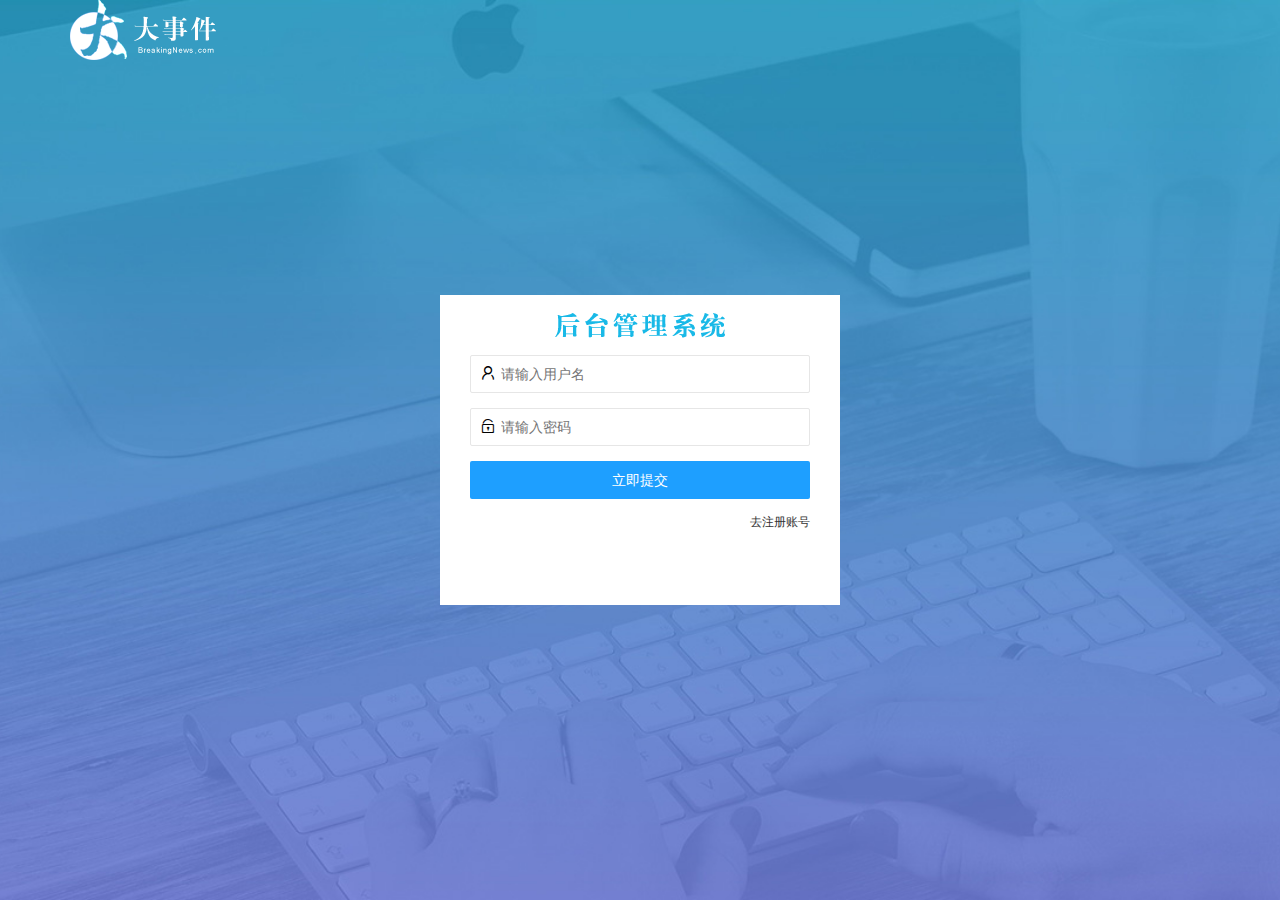
<file: login.html>
<!DOCTYPE html>
<html lang="en">

<head>
    <meta charset="UTF-8">
    <meta name="viewport" content="width=device-width, initial-scale=1.0">
    <title>大事件-登录/注册</title>
    <link rel="stylesheet" href="./assets/lib/layui/css/layui.css">
    <link rel="stylesheet" href="./assets/css/login.css">
</head>

<body>
    <!-- logo -->
    <div class="layui-main">
        <img src="./assets/images/logo.png" alt="">
    </div>
    <!-- 登录和注册页面 -->
    <div class="loginAndReg">
        <div class="title"></div>

        <!-- 登录 -->
        <div class="login-box">
            <form class="layui-form" action="" id="form-login">
                <div class="layui-form-item">
                    <i class="layui-icon layui-icon-username"></i>
                    <input type="text" name="username" required lay-verify="required" placeholder="请输入用户名" autocomplete="off" class="layui-input">
                </div>
                <div class="layui-form-item">
                    <i class="layui-icon layui-icon-password"></i>
                    <input type="password" name="password" required lay-verify="required|pwd" placeholder="请输入密码" autocomplete="off" class="layui-input">
                </div>
                <div class="layui-form-item">
                    <button class="layui-btn layui-btn-fluid layui-btn-normal" lay-submit>立即提交</button>
                </div>
                <div class="layui-form-item formt">
                    <a href="javascript:;" id="link_reg">去注册账号</a>
                </div>


            </form>
        </div>

        <!-- 注册 -->
        <div class="reg-box">
            <form class="layui-form" action="" id="form-reg">
                <div class="layui-form-item">
                    <i class="layui-icon layui-icon-username"></i>
                    <input type="text" name="username" required lay-verify="required" placeholder="请输入用户名" autocomplete="off" class="layui-input">
                </div>
                <div class="layui-form-item">
                    <i class="layui-icon layui-icon-password"></i>
                    <input type="password" name="password" required lay-verify="required|pwd" placeholder="请输入密码" autocomplete="off" class="layui-input">
                </div>
                <div class="layui-form-item">
                    <i class="layui-icon layui-icon-password"></i>
                    <input type="password" name="repassword" required lay-verify="required|pwd|repwd" placeholder="再次输入密码" autocomplete="off" class="layui-input">
                </div>
                <div class="layui-form-item">
                    <button class="layui-btn layui-btn-fluid layui-btn-normal" lay-submit>立即提交</button>
                </div>
                <div class="layui-form-item formt">
                    <a href="javascript:;" id="link_login">去登录</a>
                </div>
            </form>
        </div>
    </div>

    <script src="./assets/lib/layui/layui.all.js"></script>
    <script src="./assets/lib/jquery.js"></script>
    <script src="./assets/js/formate.js"></script>
    <script src="./assets/js/login.js"></script>

</body>

</html>
</file>
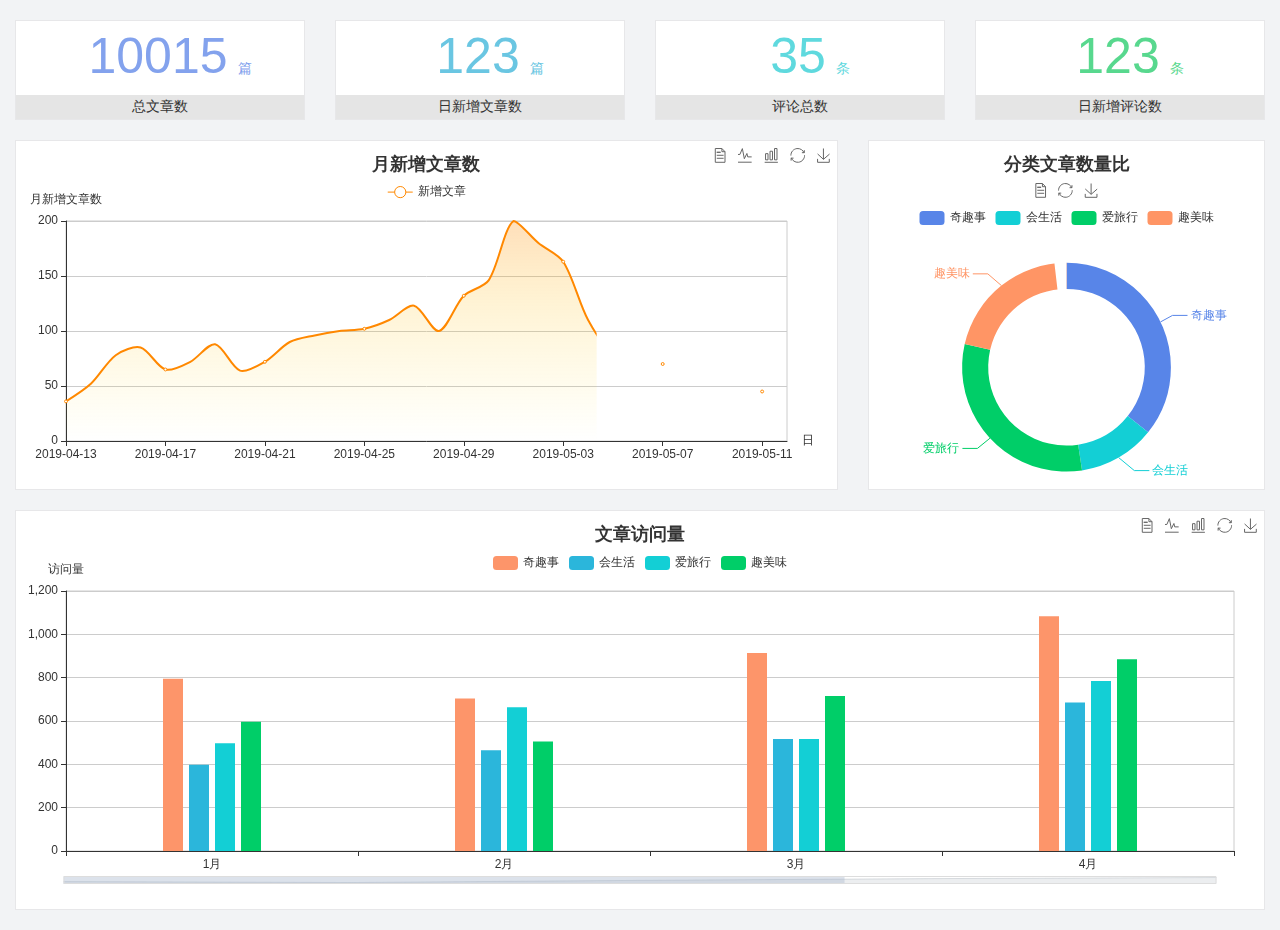
<file: home/dashboard.html>
<!DOCTYPE html>
<html lang="en">

<head>
    <meta charset="UTF-8">
    <meta name="viewport" content="width=device-width, initial-scale=1.0">
    <meta http-equiv="X-UA-Compatible" content="ie=edge">
    <title>图表统计</title>
    <link rel="stylesheet" href="../assets/lib/bootstrap.css" />
    <link rel="stylesheet" href="../assets/lib/main.css" />
    <script src="../assets/lib/jquery.js"></script>
    <script type="text/javascript" src="../assets/lib/echarts.min.js"></script>
</head>

<body>
    <div class="container-fluid">
        <div class="row spannel_list">
            <div class="col-sm-3 col-xs-6">
                <div class="spannel">
                    <em>10015</em><span>篇</span>
                    <b>总文章数</b>
                </div>
            </div>
            <div class="col-sm-3 col-xs-6">
                <div class="spannel scolor01">
                    <em>123</em><span>篇</span>
                    <b>日新增文章数</b>
                </div>
            </div>
            <div class="col-sm-3 col-xs-6">
                <div class="spannel scolor02">
                    <em>35</em><span>条</span>
                    <b>评论总数</b>
                </div>
            </div>
            <div class="col-sm-3 col-xs-6">
                <div class="spannel scolor03">
                    <em>123</em><span>条</span>
                    <b>日新增评论数</b>
                </div>
            </div>
        </div>
    </div>

    <div class="container-fluid">
        <div class="row curve-pie">
            <div class="col-lg-8 col-md-8">
                <div class="gragh_pannel" id="curve_show"></div>
            </div>
            <div class="col-lg-4 col-md-4">
                <div class="gragh_pannel" id="pie_show"></div>
            </div>
        </div>
    </div>

    <div class="container-fluid">
        <div class="column_pannel" id="column_show"></div>
    </div>

    <script>
        var oChart = echarts.init(document.getElementById('curve_show'));
        var aList_all = [{
            'count': 36,
            'date': '2019-04-13'
        }, {
            'count': 52,
            'date': '2019-04-14'
        }, {
            'count': 78,
            'date': '2019-04-15'
        }, {
            'count': 85,
            'date': '2019-04-16'
        }, {
            'count': 65,
            'date': '2019-04-17'
        }, {
            'count': 72,
            'date': '2019-04-18'
        }, {
            'count': 88,
            'date': '2019-04-19'
        }, {
            'count': 64,
            'date': '2019-04-20'
        }, {
            'count': 72,
            'date': '2019-04-21'
        }, {
            'count': 90,
            'date': '2019-04-22'
        }, {
            'count': 96,
            'date': '2019-04-23'
        }, {
            'count': 100,
            'date': '2019-04-24'
        }, {
            'count': 102,
            'date': '2019-04-25'
        }, {
            'count': 110,
            'date': '2019-04-26'
        }, {
            'count': 123,
            'date': '2019-04-27'
        }, {
            'count': 100,
            'date': '2019-04-28'
        }, {
            'count': 132,
            'date': '2019-04-29'
        }, {
            'count': 146,
            'date': '2019-04-30'
        }, {
            'count': 200,
            'date': '2019-05-01'
        }, {
            'count': 180,
            'date': '2019-05-02'
        }, {
            'count': 163,
            'date': '2019-05-03'
        }, {
            'count': 110,
            'date': '2019-05-04'
        }, {
            'count': 80,
            'date': '2019-05-05'
        }, {
            'count': 82,
            'date': '2019-05-06'
        }, {
            'count': 70,
            'date': '2019-05-07'
        }, {
            'count': 65,
            'date': '2019-05-08'
        }, {
            'count': 54,
            'date': '2019-05-09'
        }, {
            'count': 40,
            'date': '2019-05-10'
        }, {
            'count': 45,
            'date': '2019-05-11'
        }, {
            'count': 38,
            'date': '2019-05-12'
        }, ];

        let aCount = [];
        let aDate = [];

        for (var i = 0; i < aList_all.length; i++) {
            aCount.push(aList_all[i].count);
            aDate.push(aList_all[i].date);
        }

        var chartopt = {
            title: {
                text: '月新增文章数',
                left: 'center',
                top: '10'
            },
            tooltip: {
                trigger: 'axis'
            },
            legend: {
                data: ['新增文章'],
                top: '40'
            },
            toolbox: {
                show: true,
                feature: {
                    mark: {
                        show: true
                    },
                    dataView: {
                        show: true,
                        readOnly: false
                    },
                    magicType: {
                        show: true,
                        type: ['line', 'bar']
                    },
                    restore: {
                        show: true
                    },
                    saveAsImage: {
                        show: true
                    }
                }
            },
            calculable: true,
            xAxis: [{
                name: '日',
                type: 'category',
                boundaryGap: false,
                data: aDate
            }],
            yAxis: [{
                name: '月新增文章数',
                type: 'value'
            }],
            series: [{
                name: '新增文章',
                type: 'line',
                smooth: true,
                itemStyle: {
                    normal: {
                        areaStyle: {
                            type: 'default'
                        },
                        color: '#f80'
                    },
                    lineStyle: {
                        color: '#f80'
                    }
                },
                data: aCount
            }],
            areaStyle: {
                normal: {
                    color: new echarts.graphic.LinearGradient(0, 0, 0, 1, [{
                        offset: 0,
                        color: 'rgba(255,136,0,0.39)'
                    }, {
                        offset: .34,
                        color: 'rgba(255,180,0,0.25)'
                    }, {
                        offset: 1,
                        color: 'rgba(255,222,0,0.00)'
                    }])

                }
            },
            grid: {
                show: true,
                x: 50,
                x2: 50,
                y: 80,
                height: 220
            }
        };

        oChart.setOption(chartopt);


        var oPie = echarts.init(document.getElementById('pie_show'));
        var oPieopt = {
            title: {
                top: 10,
                text: '分类文章数量比',
                x: 'center'
            },
            tooltip: {
                trigger: 'item',
                formatter: "{a} <br/>{b} : {c} ({d}%)"
            },
            color: ['#5885e8', '#13cfd5', '#00ce68', '#ff9565'],
            legend: {
                x: 'center',
                top: 65,
                data: ['奇趣事', '会生活', '爱旅行', '趣美味']
            },
            toolbox: {
                show: true,
                x: 'center',
                top: 35,
                feature: {
                    mark: {
                        show: true
                    },
                    dataView: {
                        show: true,
                        readOnly: false
                    },
                    magicType: {
                        show: true,
                        type: ['pie', 'funnel'],
                        option: {
                            funnel: {
                                x: '25%',
                                width: '50%',
                                funnelAlign: 'left',
                                max: 1548
                            }
                        }
                    },
                    restore: {
                        show: true
                    },
                    saveAsImage: {
                        show: true
                    }
                }
            },
            calculable: true,
            series: [{
                name: '访问来源',
                type: 'pie',
                radius: ['45%', '60%'],
                center: ['50%', '65%'],
                data: [{
                    value: 300,
                    name: '奇趣事'
                }, {
                    value: 100,
                    name: '会生活'
                }, {
                    value: 260,
                    name: '爱旅行'
                }, {
                    value: 180,
                    name: '趣美味'
                }]
            }]
        };
        oPie.setOption(oPieopt);



        var oColumn = this.echarts.init(document.getElementById('column_show'));
        var oColumnopt = {
            title: {
                text: '文章访问量',
                left: 'center',
                top: '10'
            },
            tooltip: {
                trigger: 'axis'
            },
            legend: {
                data: ['奇趣事', '会生活', '爱旅行', '趣美味'],
                top: '40'
            },
            toolbox: {
                show: true,
                feature: {
                    mark: {
                        show: true
                    },
                    dataView: {
                        show: true,
                        readOnly: false
                    },
                    magicType: {
                        show: true,
                        type: ['line', 'bar']
                    },
                    restore: {
                        show: true
                    },
                    saveAsImage: {
                        show: true
                    }
                }
            },
            calculable: true,
            xAxis: [{
                type: 'category',
                data: ['1月', '2月', '3月', '4月', '5月']
            }],
            yAxis: [{
                name: '访问量',
                type: 'value'
            }],
            series: [{
                name: '奇趣事',
                type: 'bar',
                barWidth: 20,
                itemStyle: {
                    normal: {
                        areaStyle: {
                            type: 'default'
                        },
                        color: '#fd956a'
                    }
                },
                data: [800, 708, 920, 1090, 1200]
            }, {
                name: '会生活',
                type: 'bar',
                barWidth: 20,
                itemStyle: {
                    normal: {
                        areaStyle: {
                            type: 'default'
                        },
                        color: '#2bb6db'
                    }
                },
                data: [400, 468, 520, 690, 800]
            }, {
                name: '爱旅行',
                type: 'bar',
                barWidth: 20,
                itemStyle: {
                    normal: {
                        areaStyle: {
                            type: 'default'
                        },
                        color: '#13cfd5'
                    }
                },
                data: [500, 668, 520, 790, 900]
            }, {
                name: '趣美味',
                type: 'bar',
                barWidth: 20,
                itemStyle: {
                    normal: {
                        areaStyle: {
                            type: 'default'
                        },
                        color: '#00ce68'
                    }
                },
                data: [600, 508, 720, 890, 1000]
            }],
            grid: {
                show: true,
                x: 50,
                x2: 30,
                y: 80,
                height: 260
            },
            dataZoom: [ //给x轴设置滚动条
                {
                    start: 0, //默认为0
                    end: 100 - 1000 / 31, //默认为100
                    type: 'slider',
                    show: true,
                    xAxisIndex: [0],
                    handleSize: 0, //滑动条的 左右2个滑动条的大小
                    height: 8, //组件高度
                    left: 45, //左边的距离
                    right: 50, //右边的距离
                    bottom: 26, //右边的距离
                    handleColor: '#ddd', //h滑动图标的颜色
                    handleStyle: {
                        borderColor: "#cacaca",
                        borderWidth: "1",
                        shadowBlur: 2,
                        background: "#ddd",
                        shadowColor: "#ddd",
                    }
                }
            ]
        };
        oColumn.setOption(oColumnopt);
    </script>
</body>

</html>
</file>
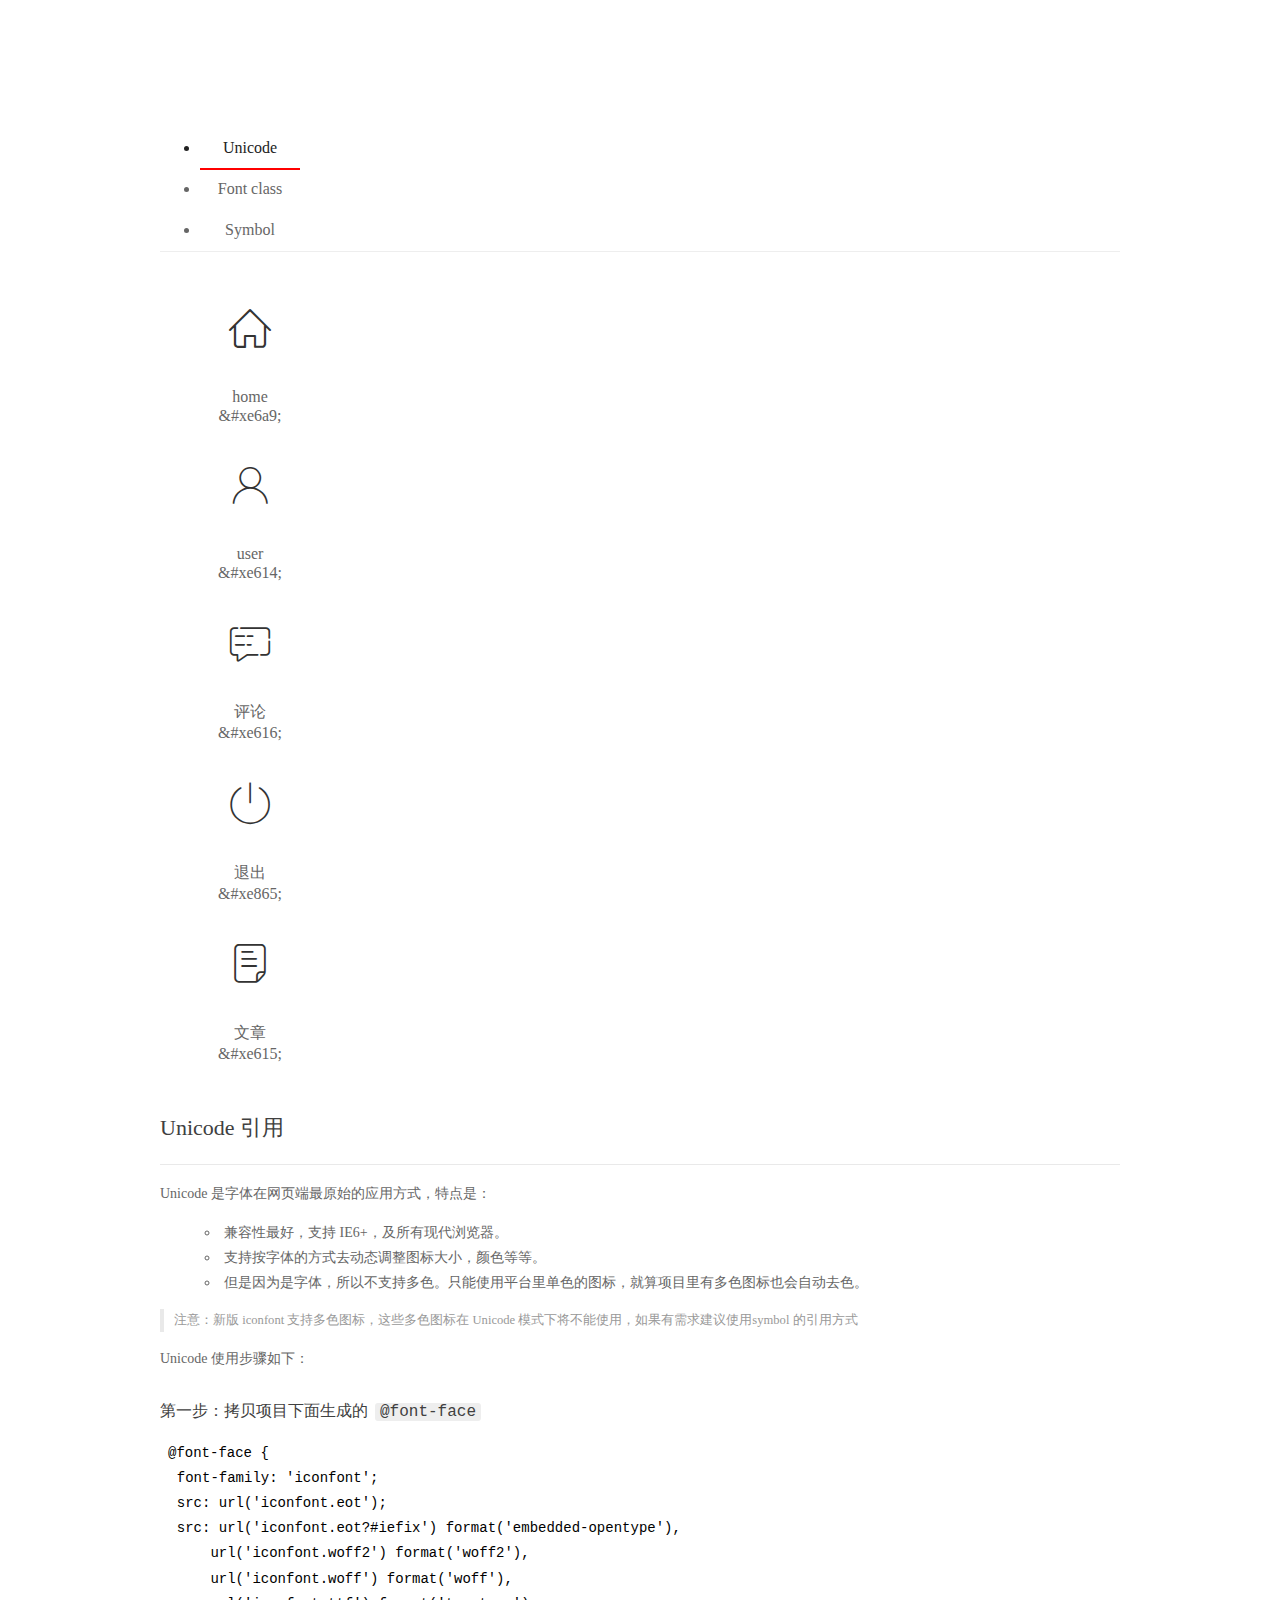
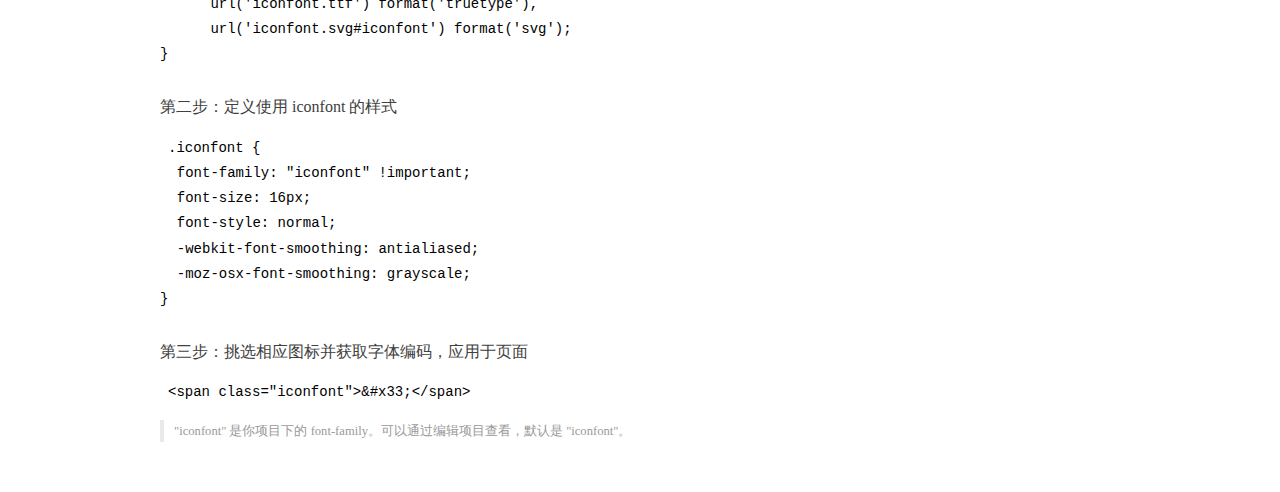
<file: assets/fonts/demo_index.html>
<!DOCTYPE html>
<html>
<head>
  <meta charset="utf-8"/>
  <title>IconFont Demo</title>
  <link rel="shortcut icon" href="https://gtms04.alicdn.com/tps/i4/TB1_oz6GVXXXXaFXpXXJDFnIXXX-64-64.ico" type="image/x-icon"/>
  <link rel="stylesheet" href="https://g.alicdn.com/thx/cube/1.3.2/cube.min.css">
  <link rel="stylesheet" href="demo.css">
  <link rel="stylesheet" href="iconfont.css">
  <script src="iconfont.js"></script>
  <!-- jQuery -->
  <script src="https://a1.alicdn.com/oss/uploads/2018/12/26/7bfddb60-08e8-11e9-9b04-53e73bb6408b.js"></script>
  <!-- 代码高亮 -->
  <script src="https://a1.alicdn.com/oss/uploads/2018/12/26/a3f714d0-08e6-11e9-8a15-ebf944d7534c.js"></script>
</head>
<body>
  <div class="main">
    <h1 class="logo"><a href="https://www.iconfont.cn/" title="iconfont 首页" target="_blank">&#xe86b;</a></h1>
    <div class="nav-tabs">
      <ul id="tabs" class="dib-box">
        <li class="dib active"><span>Unicode</span></li>
        <li class="dib"><span>Font class</span></li>
        <li class="dib"><span>Symbol</span></li>
      </ul>
      
    </div>
    <div class="tab-container">
      <div class="content unicode" style="display: block;">
          <ul class="icon_lists dib-box">
          
            <li class="dib">
              <span class="icon iconfont">&#xe6a9;</span>
                <div class="name">home</div>
                <div class="code-name">&amp;#xe6a9;</div>
              </li>
          
            <li class="dib">
              <span class="icon iconfont">&#xe614;</span>
                <div class="name">user</div>
                <div class="code-name">&amp;#xe614;</div>
              </li>
          
            <li class="dib">
              <span class="icon iconfont">&#xe616;</span>
                <div class="name">评论</div>
                <div class="code-name">&amp;#xe616;</div>
              </li>
          
            <li class="dib">
              <span class="icon iconfont">&#xe865;</span>
                <div class="name">退出</div>
                <div class="code-name">&amp;#xe865;</div>
              </li>
          
            <li class="dib">
              <span class="icon iconfont">&#xe615;</span>
                <div class="name">文章</div>
                <div class="code-name">&amp;#xe615;</div>
              </li>
          
          </ul>
          <div class="article markdown">
          <h2 id="unicode-">Unicode 引用</h2>
          <hr>

          <p>Unicode 是字体在网页端最原始的应用方式，特点是：</p>
          <ul>
            <li>兼容性最好，支持 IE6+，及所有现代浏览器。</li>
            <li>支持按字体的方式去动态调整图标大小，颜色等等。</li>
            <li>但是因为是字体，所以不支持多色。只能使用平台里单色的图标，就算项目里有多色图标也会自动去色。</li>
          </ul>
          <blockquote>
            <p>注意：新版 iconfont 支持多色图标，这些多色图标在 Unicode 模式下将不能使用，如果有需求建议使用symbol 的引用方式</p>
          </blockquote>
          <p>Unicode 使用步骤如下：</p>
          <h3 id="-font-face">第一步：拷贝项目下面生成的 <code>@font-face</code></h3>
<pre><code class="language-css"
>@font-face {
  font-family: 'iconfont';
  src: url('iconfont.eot');
  src: url('iconfont.eot?#iefix') format('embedded-opentype'),
      url('iconfont.woff2') format('woff2'),
      url('iconfont.woff') format('woff'),
      url('iconfont.ttf') format('truetype'),
      url('iconfont.svg#iconfont') format('svg');
}
</code></pre>
          <h3 id="-iconfont-">第二步：定义使用 iconfont 的样式</h3>
<pre><code class="language-css"
>.iconfont {
  font-family: "iconfont" !important;
  font-size: 16px;
  font-style: normal;
  -webkit-font-smoothing: antialiased;
  -moz-osx-font-smoothing: grayscale;
}
</code></pre>
          <h3 id="-">第三步：挑选相应图标并获取字体编码，应用于页面</h3>
<pre>
<code class="language-html"
>&lt;span class="iconfont"&gt;&amp;#x33;&lt;/span&gt;
</code></pre>
          <blockquote>
            <p>"iconfont" 是你项目下的 font-family。可以通过编辑项目查看，默认是 "iconfont"。</p>
          </blockquote>
          </div>
      </div>
      <div class="content font-class">
        <ul class="icon_lists dib-box">
          
          <li class="dib">
            <span class="icon iconfont icon-home"></span>
            <div class="name">
              home
            </div>
            <div class="code-name">.icon-home
            </div>
          </li>
          
          <li class="dib">
            <span class="icon iconfont icon-user"></span>
            <div class="name">
              user
            </div>
            <div class="code-name">.icon-user
            </div>
          </li>
          
          <li class="dib">
            <span class="icon iconfont icon-pinglun"></span>
            <div class="name">
              评论
            </div>
            <div class="code-name">.icon-pinglun
            </div>
          </li>
          
          <li class="dib">
            <span class="icon iconfont icon-tuichu"></span>
            <div class="name">
              退出
            </div>
            <div class="code-name">.icon-tuichu
            </div>
          </li>
          
          <li class="dib">
            <span class="icon iconfont icon-16"></span>
            <div class="name">
              文章
            </div>
            <div class="code-name">.icon-16
            </div>
          </li>
          
        </ul>
        <div class="article markdown">
        <h2 id="font-class-">font-class 引用</h2>
        <hr>

        <p>font-class 是 Unicode 使用方式的一种变种，主要是解决 Unicode 书写不直观，语意不明确的问题。</p>
        <p>与 Unicode 使用方式相比，具有如下特点：</p>
        <ul>
          <li>兼容性良好，支持 IE8+，及所有现代浏览器。</li>
          <li>相比于 Unicode 语意明确，书写更直观。可以很容易分辨这个 icon 是什么。</li>
          <li>因为使用 class 来定义图标，所以当要替换图标时，只需要修改 class 里面的 Unicode 引用。</li>
          <li>不过因为本质上还是使用的字体，所以多色图标还是不支持的。</li>
        </ul>
        <p>使用步骤如下：</p>
        <h3 id="-fontclass-">第一步：引入项目下面生成的 fontclass 代码：</h3>
<pre><code class="language-html">&lt;link rel="stylesheet" href="./iconfont.css"&gt;
</code></pre>
        <h3 id="-">第二步：挑选相应图标并获取类名，应用于页面：</h3>
<pre><code class="language-html">&lt;span class="iconfont icon-xxx"&gt;&lt;/span&gt;
</code></pre>
        <blockquote>
          <p>"
            iconfont" 是你项目下的 font-family。可以通过编辑项目查看，默认是 "iconfont"。</p>
        </blockquote>
      </div>
      </div>
      <div class="content symbol">
          <ul class="icon_lists dib-box">
          
            <li class="dib">
                <svg class="icon svg-icon" aria-hidden="true">
                  <use xlink:href="#icon-home"></use>
                </svg>
                <div class="name">home</div>
                <div class="code-name">#icon-home</div>
            </li>
          
            <li class="dib">
                <svg class="icon svg-icon" aria-hidden="true">
                  <use xlink:href="#icon-user"></use>
                </svg>
                <div class="name">user</div>
                <div class="code-name">#icon-user</div>
            </li>
          
            <li class="dib">
                <svg class="icon svg-icon" aria-hidden="true">
                  <use xlink:href="#icon-pinglun"></use>
                </svg>
                <div class="name">评论</div>
                <div class="code-name">#icon-pinglun</div>
            </li>
          
            <li class="dib">
                <svg class="icon svg-icon" aria-hidden="true">
                  <use xlink:href="#icon-tuichu"></use>
                </svg>
                <div class="name">退出</div>
                <div class="code-name">#icon-tuichu</div>
            </li>
          
            <li class="dib">
                <svg class="icon svg-icon" aria-hidden="true">
                  <use xlink:href="#icon-16"></use>
                </svg>
                <div class="name">文章</div>
                <div class="code-name">#icon-16</div>
            </li>
          
          </ul>
          <div class="article markdown">
          <h2 id="symbol-">Symbol 引用</h2>
          <hr>

          <p>这是一种全新的使用方式，应该说这才是未来的主流，也是平台目前推荐的用法。相关介绍可以参考这篇<a href="">文章</a>
            这种用法其实是做了一个 SVG 的集合，与另外两种相比具有如下特点：</p>
          <ul>
            <li>支持多色图标了，不再受单色限制。</li>
            <li>通过一些技巧，支持像字体那样，通过 <code>font-size</code>, <code>color</code> 来调整样式。</li>
            <li>兼容性较差，支持 IE9+，及现代浏览器。</li>
            <li>浏览器渲染 SVG 的性能一般，还不如 png。</li>
          </ul>
          <p>使用步骤如下：</p>
          <h3 id="-symbol-">第一步：引入项目下面生成的 symbol 代码：</h3>
<pre><code class="language-html">&lt;script src="./iconfont.js"&gt;&lt;/script&gt;
</code></pre>
          <h3 id="-css-">第二步：加入通用 CSS 代码（引入一次就行）：</h3>
<pre><code class="language-html">&lt;style&gt;
.icon {
  width: 1em;
  height: 1em;
  vertical-align: -0.15em;
  fill: currentColor;
  overflow: hidden;
}
&lt;/style&gt;
</code></pre>
          <h3 id="-">第三步：挑选相应图标并获取类名，应用于页面：</h3>
<pre><code class="language-html">&lt;svg class="icon" aria-hidden="true"&gt;
  &lt;use xlink:href="#icon-xxx"&gt;&lt;/use&gt;
&lt;/svg&gt;
</code></pre>
          </div>
      </div>

    </div>
  </div>
  <script>
  $(document).ready(function () {
      $('.tab-container .content:first').show()

      $('#tabs li').click(function (e) {
        var tabContent = $('.tab-container .content')
        var index = $(this).index()

        if ($(this).hasClass('active')) {
          return
        } else {
          $('#tabs li').removeClass('active')
          $(this).addClass('active')

          tabContent.hide().eq(index).fadeIn()
        }
      })
    })
  </script>
</body>
</html>
</file>
<file: assets/lib/layui/css/layui.css>
/** layui-v2.5.5 MIT License By https://www.layui.com */
 .layui-inline,img{display:inline-block;vertical-align:middle}h1,h2,h3,h4,h5,h6{font-weight:400}.layui-edge,.layui-header,.layui-inline,.layui-main{position:relative}.layui-body,.layui-edge,.layui-elip{overflow:hidden}.layui-btn,.layui-edge,.layui-inline,img{vertical-align:middle}.layui-btn,.layui-disabled,.layui-icon,.layui-unselect{-moz-user-select:none;-webkit-user-select:none;-ms-user-select:none}.layui-elip,.layui-form-checkbox span,.layui-form-pane .layui-form-label{text-overflow:ellipsis;white-space:nowrap}.layui-breadcrumb,.layui-tree-btnGroup{visibility:hidden}blockquote,body,button,dd,div,dl,dt,form,h1,h2,h3,h4,h5,h6,input,li,ol,p,pre,td,textarea,th,ul{margin:0;padding:0;-webkit-tap-highlight-color:rgba(0,0,0,0)}a:active,a:hover{outline:0}img{border:none}li{list-style:none}table{border-collapse:collapse;border-spacing:0}h4,h5,h6{font-size:100%}button,input,optgroup,option,select,textarea{font-family:inherit;font-size:inherit;font-style:inherit;font-weight:inherit;outline:0}pre{white-space:pre-wrap;white-space:-moz-pre-wrap;white-space:-pre-wrap;white-space:-o-pre-wrap;word-wrap:break-word}body{line-height:24px;font:14px Helvetica Neue,Helvetica,PingFang SC,Tahoma,Arial,sans-serif}hr{height:1px;margin:10px 0;border:0;clear:both}a{color:#333;text-decoration:none}a:hover{color:#777}a cite{font-style:normal;*cursor:pointer}.layui-border-box,.layui-border-box *{box-sizing:border-box}.layui-box,.layui-box *{box-sizing:content-box}.layui-clear{clear:both;*zoom:1}.layui-clear:after{content:'\20';clear:both;*zoom:1;display:block;height:0}.layui-inline{*display:inline;*zoom:1}.layui-edge{display:inline-block;width:0;height:0;border-width:6px;border-style:dashed;border-color:transparent}.layui-edge-top{top:-4px;border-bottom-color:#999;border-bottom-style:solid}.layui-edge-right{border-left-color:#999;border-left-style:solid}.layui-edge-bottom{top:2px;border-top-color:#999;border-top-style:solid}.layui-edge-left{border-right-color:#999;border-right-style:solid}.layui-disabled,.layui-disabled:hover{color:#d2d2d2!important;cursor:not-allowed!important}.layui-circle{border-radius:100%}.layui-show{display:block!important}.layui-hide{display:none!important}@font-face{font-family:layui-icon;src:url(../font/iconfont.eot?v=250);src:url(../font/iconfont.eot?v=250#iefix) format('embedded-opentype'),url(../font/iconfont.woff2?v=250) format('woff2'),url(../font/iconfont.woff?v=250) format('woff'),url(../font/iconfont.ttf?v=250) format('truetype'),url(../font/iconfont.svg?v=250#layui-icon) format('svg')}.layui-icon{font-family:layui-icon!important;font-size:16px;font-style:normal;-webkit-font-smoothing:antialiased;-moz-osx-font-smoothing:grayscale}.layui-icon-reply-fill:before{content:"\e611"}.layui-icon-set-fill:before{content:"\e614"}.layui-icon-menu-fill:before{content:"\e60f"}.layui-icon-search:before{content:"\e615"}.layui-icon-share:before{content:"\e641"}.layui-icon-set-sm:before{content:"\e620"}.layui-icon-engine:before{content:"\e628"}.layui-icon-close:before{content:"\1006"}.layui-icon-close-fill:before{content:"\1007"}.layui-icon-chart-screen:before{content:"\e629"}.layui-icon-star:before{content:"\e600"}.layui-icon-circle-dot:before{content:"\e617"}.layui-icon-chat:before{content:"\e606"}.layui-icon-release:before{content:"\e609"}.layui-icon-list:before{content:"\e60a"}.layui-icon-chart:before{content:"\e62c"}.layui-icon-ok-circle:before{content:"\1005"}.layui-icon-layim-theme:before{content:"\e61b"}.layui-icon-table:before{content:"\e62d"}.layui-icon-right:before{content:"\e602"}.layui-icon-left:before{content:"\e603"}.layui-icon-cart-simple:before{content:"\e698"}.layui-icon-face-cry:before{content:"\e69c"}.layui-icon-face-smile:before{content:"\e6af"}.layui-icon-survey:before{content:"\e6b2"}.layui-icon-tree:before{content:"\e62e"}.layui-icon-upload-circle:before{content:"\e62f"}.layui-icon-add-circle:before{content:"\e61f"}.layui-icon-download-circle:before{content:"\e601"}.layui-icon-templeate-1:before{content:"\e630"}.layui-icon-util:before{content:"\e631"}.layui-icon-face-surprised:before{content:"\e664"}.layui-icon-edit:before{content:"\e642"}.layui-icon-speaker:before{content:"\e645"}.layui-icon-down:before{content:"\e61a"}.layui-icon-file:before{content:"\e621"}.layui-icon-layouts:before{content:"\e632"}.layui-icon-rate-half:before{content:"\e6c9"}.layui-icon-add-circle-fine:before{content:"\e608"}.layui-icon-prev-circle:before{content:"\e633"}.layui-icon-read:before{content:"\e705"}.layui-icon-404:before{content:"\e61c"}.layui-icon-carousel:before{content:"\e634"}.layui-icon-help:before{content:"\e607"}.layui-icon-code-circle:before{content:"\e635"}.layui-icon-water:before{content:"\e636"}.layui-icon-username:before{content:"\e66f"}.layui-icon-find-fill:before{content:"\e670"}.layui-icon-about:before{content:"\e60b"}.layui-icon-location:before{content:"\e715"}.layui-icon-up:before{content:"\e619"}.layui-icon-pause:before{content:"\e651"}.layui-icon-date:before{content:"\e637"}.layui-icon-layim-uploadfile:before{content:"\e61d"}.layui-icon-delete:before{content:"\e640"}.layui-icon-play:before{content:"\e652"}.layui-icon-top:before{content:"\e604"}.layui-icon-friends:before{content:"\e612"}.layui-icon-refresh-3:before{content:"\e9aa"}.layui-icon-ok:before{content:"\e605"}.layui-icon-layer:before{content:"\e638"}.layui-icon-face-smile-fine:before{content:"\e60c"}.layui-icon-dollar:before{content:"\e659"}.layui-icon-group:before{content:"\e613"}.layui-icon-layim-download:before{content:"\e61e"}.layui-icon-picture-fine:before{content:"\e60d"}.layui-icon-link:before{content:"\e64c"}.layui-icon-diamond:before{content:"\e735"}.layui-icon-log:before{content:"\e60e"}.layui-icon-rate-solid:before{content:"\e67a"}.layui-icon-fonts-del:before{content:"\e64f"}.layui-icon-unlink:before{content:"\e64d"}.layui-icon-fonts-clear:before{content:"\e639"}.layui-icon-triangle-r:before{content:"\e623"}.layui-icon-circle:before{content:"\e63f"}.layui-icon-radio:before{content:"\e643"}.layui-icon-align-center:before{content:"\e647"}.layui-icon-align-right:before{content:"\e648"}.layui-icon-align-left:before{content:"\e649"}.layui-icon-loading-1:before{content:"\e63e"}.layui-icon-return:before{content:"\e65c"}.layui-icon-fonts-strong:before{content:"\e62b"}.layui-icon-upload:before{content:"\e67c"}.layui-icon-dialogue:before{content:"\e63a"}.layui-icon-video:before{content:"\e6ed"}.layui-icon-headset:before{content:"\e6fc"}.layui-icon-cellphone-fine:before{content:"\e63b"}.layui-icon-add-1:before{content:"\e654"}.layui-icon-face-smile-b:before{content:"\e650"}.layui-icon-fonts-html:before{content:"\e64b"}.layui-icon-form:before{content:"\e63c"}.layui-icon-cart:before{content:"\e657"}.layui-icon-camera-fill:before{content:"\e65d"}.layui-icon-tabs:before{content:"\e62a"}.layui-icon-fonts-code:before{content:"\e64e"}.layui-icon-fire:before{content:"\e756"}.layui-icon-set:before{content:"\e716"}.layui-icon-fonts-u:before{content:"\e646"}.layui-icon-triangle-d:before{content:"\e625"}.layui-icon-tips:before{content:"\e702"}.layui-icon-picture:before{content:"\e64a"}.layui-icon-more-vertical:before{content:"\e671"}.layui-icon-flag:before{content:"\e66c"}.layui-icon-loading:before{content:"\e63d"}.layui-icon-fonts-i:before{content:"\e644"}.layui-icon-refresh-1:before{content:"\e666"}.layui-icon-rmb:before{content:"\e65e"}.layui-icon-home:before{content:"\e68e"}.layui-icon-user:before{content:"\e770"}.layui-icon-notice:before{content:"\e667"}.layui-icon-login-weibo:before{content:"\e675"}.layui-icon-voice:before{content:"\e688"}.layui-icon-upload-drag:before{content:"\e681"}.layui-icon-login-qq:before{content:"\e676"}.layui-icon-snowflake:before{content:"\e6b1"}.layui-icon-file-b:before{content:"\e655"}.layui-icon-template:before{content:"\e663"}.layui-icon-auz:before{content:"\e672"}.layui-icon-console:before{content:"\e665"}.layui-icon-app:before{content:"\e653"}.layui-icon-prev:before{content:"\e65a"}.layui-icon-website:before{content:"\e7ae"}.layui-icon-next:before{content:"\e65b"}.layui-icon-component:before{content:"\e857"}.layui-icon-more:before{content:"\e65f"}.layui-icon-login-wechat:before{content:"\e677"}.layui-icon-shrink-right:before{content:"\e668"}.layui-icon-spread-left:before{content:"\e66b"}.layui-icon-camera:before{content:"\e660"}.layui-icon-note:before{content:"\e66e"}.layui-icon-refresh:before{content:"\e669"}.layui-icon-female:before{content:"\e661"}.layui-icon-male:before{content:"\e662"}.layui-icon-password:before{content:"\e673"}.layui-icon-senior:before{content:"\e674"}.layui-icon-theme:before{content:"\e66a"}.layui-icon-tread:before{content:"\e6c5"}.layui-icon-praise:before{content:"\e6c6"}.layui-icon-star-fill:before{content:"\e658"}.layui-icon-rate:before{content:"\e67b"}.layui-icon-template-1:before{content:"\e656"}.layui-icon-vercode:before{content:"\e679"}.layui-icon-cellphone:before{content:"\e678"}.layui-icon-screen-full:before{content:"\e622"}.layui-icon-screen-restore:before{content:"\e758"}.layui-icon-cols:before{content:"\e610"}.layui-icon-export:before{content:"\e67d"}.layui-icon-print:before{content:"\e66d"}.layui-icon-slider:before{content:"\e714"}.layui-icon-addition:before{content:"\e624"}.layui-icon-subtraction:before{content:"\e67e"}.layui-icon-service:before{content:"\e626"}.layui-icon-transfer:before{content:"\e691"}.layui-main{width:1140px;margin:0 auto}.layui-header{z-index:1000;height:60px}.layui-header a:hover{transition:all .5s;-webkit-transition:all .5s}.layui-side{position:fixed;left:0;top:0;bottom:0;z-index:999;width:200px;overflow-x:hidden}.layui-side-scroll{position:relative;width:220px;height:100%;overflow-x:hidden}.layui-body{position:absolute;left:200px;right:0;top:0;bottom:0;z-index:998;width:auto;overflow-y:auto;box-sizing:border-box}.layui-layout-body{overflow:hidden}.layui-layout-admin .layui-header{background-color:#23262E}.layui-layout-admin .layui-side{top:60px;width:200px;overflow-x:hidden}.layui-layout-admin .layui-body{position:fixed;top:60px;bottom:44px}.layui-layout-admin .layui-main{width:auto;margin:0 15px}.layui-layout-admin .layui-footer{position:fixed;left:200px;right:0;bottom:0;height:44px;line-height:44px;padding:0 15px;background-color:#eee}.layui-layout-admin .layui-logo{position:absolute;left:0;top:0;width:200px;height:100%;line-height:60px;text-align:center;color:#009688;font-size:16px}.layui-layout-admin .layui-header .layui-nav{background:0 0}.layui-layout-left{position:absolute!important;left:200px;top:0}.layui-layout-right{position:absolute!important;right:0;top:0}.layui-container{position:relative;margin:0 auto;padding:0 15px;box-sizing:border-box}.layui-fluid{position:relative;margin:0 auto;padding:0 15px}.layui-row:after,.layui-row:before{content:'';display:block;clear:both}.layui-col-lg1,.layui-col-lg10,.layui-col-lg11,.layui-col-lg12,.layui-col-lg2,.layui-col-lg3,.layui-col-lg4,.layui-col-lg5,.layui-col-lg6,.layui-col-lg7,.layui-col-lg8,.layui-col-lg9,.layui-col-md1,.layui-col-md10,.layui-col-md11,.layui-col-md12,.layui-col-md2,.layui-col-md3,.layui-col-md4,.layui-col-md5,.layui-col-md6,.layui-col-md7,.layui-col-md8,.layui-col-md9,.layui-col-sm1,.layui-col-sm10,.layui-col-sm11,.layui-col-sm12,.layui-col-sm2,.layui-col-sm3,.layui-col-sm4,.layui-col-sm5,.layui-col-sm6,.layui-col-sm7,.layui-col-sm8,.layui-col-sm9,.layui-col-xs1,.layui-col-xs10,.layui-col-xs11,.layui-col-xs12,.layui-col-xs2,.layui-col-xs3,.layui-col-xs4,.layui-col-xs5,.layui-col-xs6,.layui-col-xs7,.layui-col-xs8,.layui-col-xs9{position:relative;display:block;box-sizing:border-box}.layui-col-xs1,.layui-col-xs10,.layui-col-xs11,.layui-col-xs12,.layui-col-xs2,.layui-col-xs3,.layui-col-xs4,.layui-col-xs5,.layui-col-xs6,.layui-col-xs7,.layui-col-xs8,.layui-col-xs9{float:left}.layui-col-xs1{width:8.33333333%}.layui-col-xs2{width:16.66666667%}.layui-col-xs3{width:25%}.layui-col-xs4{width:33.33333333%}.layui-col-xs5{width:41.66666667%}.layui-col-xs6{width:50%}.layui-col-xs7{width:58.33333333%}.layui-col-xs8{width:66.66666667%}.layui-col-xs9{width:75%}.layui-col-xs10{width:83.33333333%}.layui-col-xs11{width:91.66666667%}.layui-col-xs12{width:100%}.layui-col-xs-offset1{margin-left:8.33333333%}.layui-col-xs-offset2{margin-left:16.66666667%}.layui-col-xs-offset3{margin-left:25%}.layui-col-xs-offset4{margin-left:33.33333333%}.layui-col-xs-offset5{margin-left:41.66666667%}.layui-col-xs-offset6{margin-left:50%}.layui-col-xs-offset7{margin-left:58.33333333%}.layui-col-xs-offset8{margin-left:66.66666667%}.layui-col-xs-offset9{margin-left:75%}.layui-col-xs-offset10{margin-left:83.33333333%}.layui-col-xs-offset11{margin-left:91.66666667%}.layui-col-xs-offset12{margin-left:100%}@media screen and (max-width:768px){.layui-hide-xs{display:none!important}.layui-show-xs-block{display:block!important}.layui-show-xs-inline{display:inline!important}.layui-show-xs-inline-block{display:inline-block!important}}@media screen and (min-width:768px){.layui-container{width:750px}.layui-hide-sm{display:none!important}.layui-show-sm-block{display:block!important}.layui-show-sm-inline{display:inline!important}.layui-show-sm-inline-block{display:inline-block!important}.layui-col-sm1,.layui-col-sm10,.layui-col-sm11,.layui-col-sm12,.layui-col-sm2,.layui-col-sm3,.layui-col-sm4,.layui-col-sm5,.layui-col-sm6,.layui-col-sm7,.layui-col-sm8,.layui-col-sm9{float:left}.layui-col-sm1{width:8.33333333%}.layui-col-sm2{width:16.66666667%}.layui-col-sm3{width:25%}.layui-col-sm4{width:33.33333333%}.layui-col-sm5{width:41.66666667%}.layui-col-sm6{width:50%}.layui-col-sm7{width:58.33333333%}.layui-col-sm8{width:66.66666667%}.layui-col-sm9{width:75%}.layui-col-sm10{width:83.33333333%}.layui-col-sm11{width:91.66666667%}.layui-col-sm12{width:100%}.layui-col-sm-offset1{margin-left:8.33333333%}.layui-col-sm-offset2{margin-left:16.66666667%}.layui-col-sm-offset3{margin-left:25%}.layui-col-sm-offset4{margin-left:33.33333333%}.layui-col-sm-offset5{margin-left:41.66666667%}.layui-col-sm-offset6{margin-left:50%}.layui-col-sm-offset7{margin-left:58.33333333%}.layui-col-sm-offset8{margin-left:66.66666667%}.layui-col-sm-offset9{margin-left:75%}.layui-col-sm-offset10{margin-left:83.33333333%}.layui-col-sm-offset11{margin-left:91.66666667%}.layui-col-sm-offset12{margin-left:100%}}@media screen and (min-width:992px){.layui-container{width:970px}.layui-hide-md{display:none!important}.layui-show-md-block{display:block!important}.layui-show-md-inline{display:inline!important}.layui-show-md-inline-block{display:inline-block!important}.layui-col-md1,.layui-col-md10,.layui-col-md11,.layui-col-md12,.layui-col-md2,.layui-col-md3,.layui-col-md4,.layui-col-md5,.layui-col-md6,.layui-col-md7,.layui-col-md8,.layui-col-md9{float:left}.layui-col-md1{width:8.33333333%}.layui-col-md2{width:16.66666667%}.layui-col-md3{width:25%}.layui-col-md4{width:33.33333333%}.layui-col-md5{width:41.66666667%}.layui-col-md6{width:50%}.layui-col-md7{width:58.33333333%}.layui-col-md8{width:66.66666667%}.layui-col-md9{width:75%}.layui-col-md10{width:83.33333333%}.layui-col-md11{width:91.66666667%}.layui-col-md12{width:100%}.layui-col-md-offset1{margin-left:8.33333333%}.layui-col-md-offset2{margin-left:16.66666667%}.layui-col-md-offset3{margin-left:25%}.layui-col-md-offset4{margin-left:33.33333333%}.layui-col-md-offset5{margin-left:41.66666667%}.layui-col-md-offset6{margin-left:50%}.layui-col-md-offset7{margin-left:58.33333333%}.layui-col-md-offset8{margin-left:66.66666667%}.layui-col-md-offset9{margin-left:75%}.layui-col-md-offset10{margin-left:83.33333333%}.layui-col-md-offset11{margin-left:91.66666667%}.layui-col-md-offset12{margin-left:100%}}@media screen and (min-width:1200px){.layui-container{width:1170px}.layui-hide-lg{display:none!important}.layui-show-lg-block{display:block!important}.layui-show-lg-inline{display:inline!important}.layui-show-lg-inline-block{display:inline-block!important}.layui-col-lg1,.layui-col-lg10,.layui-col-lg11,.layui-col-lg12,.layui-col-lg2,.layui-col-lg3,.layui-col-lg4,.layui-col-lg5,.layui-col-lg6,.layui-col-lg7,.layui-col-lg8,.layui-col-lg9{float:left}.layui-col-lg1{width:8.33333333%}.layui-col-lg2{width:16.66666667%}.layui-col-lg3{width:25%}.layui-col-lg4{width:33.33333333%}.layui-col-lg5{width:41.66666667%}.layui-col-lg6{width:50%}.layui-col-lg7{width:58.33333333%}.layui-col-lg8{width:66.66666667%}.layui-col-lg9{width:75%}.layui-col-lg10{width:83.33333333%}.layui-col-lg11{width:91.66666667%}.layui-col-lg12{width:100%}.layui-col-lg-offset1{margin-left:8.33333333%}.layui-col-lg-offset2{margin-left:16.66666667%}.layui-col-lg-offset3{margin-left:25%}.layui-col-lg-offset4{margin-left:33.33333333%}.layui-col-lg-offset5{margin-left:41.66666667%}.layui-col-lg-offset6{margin-left:50%}.layui-col-lg-offset7{margin-left:58.33333333%}.layui-col-lg-offset8{margin-left:66.66666667%}.layui-col-lg-offset9{margin-left:75%}.layui-col-lg-offset10{margin-left:83.33333333%}.layui-col-lg-offset11{margin-left:91.66666667%}.layui-col-lg-offset12{margin-left:100%}}.layui-col-space1{margin:-.5px}.layui-col-space1>*{padding:.5px}.layui-col-space3{margin:-1.5px}.layui-col-space3>*{padding:1.5px}.layui-col-space5{margin:-2.5px}.layui-col-space5>*{padding:2.5px}.layui-col-space8{margin:-3.5px}.layui-col-space8>*{padding:3.5px}.layui-col-space10{margin:-5px}.layui-col-space10>*{padding:5px}.layui-col-space12{margin:-6px}.layui-col-space12>*{padding:6px}.layui-col-space15{margin:-7.5px}.layui-col-space15>*{padding:7.5px}.layui-col-space18{margin:-9px}.layui-col-space18>*{padding:9px}.layui-col-space20{margin:-10px}.layui-col-space20>*{padding:10px}.layui-col-space22{margin:-11px}.layui-col-space22>*{padding:11px}.layui-col-space25{margin:-12.5px}.layui-col-space25>*{padding:12.5px}.layui-col-space30{margin:-15px}.layui-col-space30>*{padding:15px}.layui-btn,.layui-input,.layui-select,.layui-textarea,.layui-upload-button{outline:0;-webkit-appearance:none;transition:all .3s;-webkit-transition:all .3s;box-sizing:border-box}.layui-elem-quote{margin-bottom:10px;padding:15px;line-height:22px;border-left:5px solid #009688;border-radius:0 2px 2px 0;background-color:#f2f2f2}.layui-quote-nm{border-style:solid;border-width:1px 1px 1px 5px;background:0 0}.layui-elem-field{margin-bottom:10px;padding:0;border-width:1px;border-style:solid}.layui-elem-field legend{margin-left:20px;padding:0 10px;font-size:20px;font-weight:300}.layui-field-title{margin:10px 0 20px;border-width:1px 0 0}.layui-field-box{padding:10px 15px}.layui-field-title .layui-field-box{padding:10px 0}.layui-progress{position:relative;height:6px;border-radius:20px;background-color:#e2e2e2}.layui-progress-bar{position:absolute;left:0;top:0;width:0;max-width:100%;height:6px;border-radius:20px;text-align:right;background-color:#5FB878;transition:all .3s;-webkit-transition:all .3s}.layui-progress-big,.layui-progress-big .layui-progress-bar{height:18px;line-height:18px}.layui-progress-text{position:relative;top:-20px;line-height:18px;font-size:12px;color:#666}.layui-progress-big .layui-progress-text{position:static;padding:0 10px;color:#fff}.layui-collapse{border-width:1px;border-style:solid;border-radius:2px}.layui-colla-content,.layui-colla-item{border-top-width:1px;border-top-style:solid}.layui-colla-item:first-child{border-top:none}.layui-colla-title{position:relative;height:42px;line-height:42px;padding:0 15px 0 35px;color:#333;background-color:#f2f2f2;cursor:pointer;font-size:14px;overflow:hidden}.layui-colla-content{display:none;padding:10px 15px;line-height:22px;color:#666}.layui-colla-icon{position:absolute;left:15px;top:0;font-size:14px}.layui-card{margin-bottom:15px;border-radius:2px;background-color:#fff;box-shadow:0 1px 2px 0 rgba(0,0,0,.05)}.layui-card:last-child{margin-bottom:0}.layui-card-header{position:relative;height:42px;line-height:42px;padding:0 15px;border-bottom:1px solid #f6f6f6;color:#333;border-radius:2px 2px 0 0;font-size:14px}.layui-bg-black,.layui-bg-blue,.layui-bg-cyan,.layui-bg-green,.layui-bg-orange,.layui-bg-red{color:#fff!important}.layui-card-body{position:relative;padding:10px 15px;line-height:24px}.layui-card-body[pad15]{padding:15px}.layui-card-body[pad20]{padding:20px}.layui-card-body .layui-table{margin:5px 0}.layui-card .layui-tab{margin:0}.layui-panel-window{position:relative;padding:15px;border-radius:0;border-top:5px solid #E6E6E6;background-color:#fff}.layui-auxiliar-moving{position:fixed;left:0;right:0;top:0;bottom:0;width:100%;height:100%;background:0 0;z-index:9999999999}.layui-form-label,.layui-form-mid,.layui-form-select,.layui-input-block,.layui-input-inline,.layui-textarea{position:relative}.layui-bg-red{background-color:#FF5722!important}.layui-bg-orange{background-color:#FFB800!important}.layui-bg-green{background-color:#009688!important}.layui-bg-cyan{background-color:#2F4056!important}.layui-bg-blue{background-color:#1E9FFF!important}.layui-bg-black{background-color:#393D49!important}.layui-bg-gray{background-color:#eee!important;color:#666!important}.layui-badge-rim,.layui-colla-content,.layui-colla-item,.layui-collapse,.layui-elem-field,.layui-form-pane .layui-form-item[pane],.layui-form-pane .layui-form-label,.layui-input,.layui-layedit,.layui-layedit-tool,.layui-quote-nm,.layui-select,.layui-tab-bar,.layui-tab-card,.layui-tab-title,.layui-tab-title .layui-this:after,.layui-textarea{border-color:#e6e6e6}.layui-timeline-item:before,hr{background-color:#e6e6e6}.layui-text{line-height:22px;font-size:14px;color:#666}.layui-text h1,.layui-text h2,.layui-text h3{font-weight:500;color:#333}.layui-text h1{font-size:30px}.layui-text h2{font-size:24px}.layui-text h3{font-size:18px}.layui-text a:not(.layui-btn){color:#01AAED}.layui-text a:not(.layui-btn):hover{text-decoration:underline}.layui-text ul{padding:5px 0 5px 15px}.layui-text ul li{margin-top:5px;list-style-type:disc}.layui-text em,.layui-word-aux{color:#999!important;padding:0 5px!important}.layui-btn{display:inline-block;height:38px;line-height:38px;padding:0 18px;background-color:#009688;color:#fff;white-space:nowrap;text-align:center;font-size:14px;border:none;border-radius:2px;cursor:pointer}.layui-btn:hover{opacity:.8;filter:alpha(opacity=80);color:#fff}.layui-btn:active{opacity:1;filter:alpha(opacity=100)}.layui-btn+.layui-btn{margin-left:10px}.layui-btn-container{font-size:0}.layui-btn-container .layui-btn{margin-right:10px;margin-bottom:10px}.layui-btn-container .layui-btn+.layui-btn{margin-left:0}.layui-table .layui-btn-container .layui-btn{margin-bottom:9px}.layui-btn-radius{border-radius:100px}.layui-btn .layui-icon{margin-right:3px;font-size:18px;vertical-align:bottom;vertical-align:middle\9}.layui-btn-primary{border:1px solid #C9C9C9;background-color:#fff;color:#555}.layui-btn-primary:hover{border-color:#009688;color:#333}.layui-btn-normal{background-color:#1E9FFF}.layui-btn-warm{background-color:#FFB800}.layui-btn-danger{background-color:#FF5722}.layui-btn-checked{background-color:#5FB878}.layui-btn-disabled,.layui-btn-disabled:active,.layui-btn-disabled:hover{border:1px solid #e6e6e6;background-color:#FBFBFB;color:#C9C9C9;cursor:not-allowed;opacity:1}.layui-btn-lg{height:44px;line-height:44px;padding:0 25px;font-size:16px}.layui-btn-sm{height:30px;line-height:30px;padding:0 10px;font-size:12px}.layui-btn-sm i{font-size:16px!important}.layui-btn-xs{height:22px;line-height:22px;padding:0 5px;font-size:12px}.layui-btn-xs i{font-size:14px!important}.layui-btn-group{display:inline-block;vertical-align:middle;font-size:0}.layui-btn-group .layui-btn{margin-left:0!important;margin-right:0!important;border-left:1px solid rgba(255,255,255,.5);border-radius:0}.layui-btn-group .layui-btn-primary{border-left:none}.layui-btn-group .layui-btn-primary:hover{border-color:#C9C9C9;color:#009688}.layui-btn-group .layui-btn:first-child{border-left:none;border-radius:2px 0 0 2px}.layui-btn-group .layui-btn-primary:first-child{border-left:1px solid #c9c9c9}.layui-btn-group .layui-btn:last-child{border-radius:0 2px 2px 0}.layui-btn-group .layui-btn+.layui-btn{margin-left:0}.layui-btn-group+.layui-btn-group{margin-left:10px}.layui-btn-fluid{width:100%}.layui-input,.layui-select,.layui-textarea{height:38px;line-height:1.3;line-height:38px\9;border-width:1px;border-style:solid;background-color:#fff;border-radius:2px}.layui-input::-webkit-input-placeholder,.layui-select::-webkit-input-placeholder,.layui-textarea::-webkit-input-placeholder{line-height:1.3}.layui-input,.layui-textarea{display:block;width:100%;padding-left:10px}.layui-input:hover,.layui-textarea:hover{border-color:#D2D2D2!important}.layui-input:focus,.layui-textarea:focus{border-color:#C9C9C9!important}.layui-textarea{min-height:100px;height:auto;line-height:20px;padding:6px 10px;resize:vertical}.layui-select{padding:0 10px}.layui-form input[type=checkbox],.layui-form input[type=radio],.layui-form select{display:none}.layui-form [lay-ignore]{display:initial}.layui-form-item{margin-bottom:15px;clear:both;*zoom:1}.layui-form-item:after{content:'\20';clear:both;*zoom:1;display:block;height:0}.layui-form-label{float:left;display:block;padding:9px 15px;width:80px;font-weight:400;line-height:20px;text-align:right}.layui-form-label-col{display:block;float:none;padding:9px 0;line-height:20px;text-align:left}.layui-form-item .layui-inline{margin-bottom:5px;margin-right:10px}.layui-input-block{margin-left:110px;min-height:36px}.layui-input-inline{display:inline-block;vertical-align:middle}.layui-form-item .layui-input-inline{float:left;width:190px;margin-right:10px}.layui-form-text .layui-input-inline{width:auto}.layui-form-mid{float:left;display:block;padding:9px 0!important;line-height:20px;margin-right:10px}.layui-form-danger+.layui-form-select .layui-input,.layui-form-danger:focus{border-color:#FF5722!important}.layui-form-select .layui-input{padding-right:30px;cursor:pointer}.layui-form-select .layui-edge{position:absolute;right:10px;top:50%;margin-top:-3px;cursor:pointer;border-width:6px;border-top-color:#c2c2c2;border-top-style:solid;transition:all .3s;-webkit-transition:all .3s}.layui-form-select dl{display:none;position:absolute;left:0;top:42px;padding:5px 0;z-index:899;min-width:100%;border:1px solid #d2d2d2;max-height:300px;overflow-y:auto;background-color:#fff;border-radius:2px;box-shadow:0 2px 4px rgba(0,0,0,.12);box-sizing:border-box}.layui-form-select dl dd,.layui-form-select dl dt{padding:0 10px;line-height:36px;white-space:nowrap;overflow:hidden;text-overflow:ellipsis}.layui-form-select dl dt{font-size:12px;color:#999}.layui-form-select dl dd{cursor:pointer}.layui-form-select dl dd:hover{background-color:#f2f2f2;-webkit-transition:.5s all;transition:.5s all}.layui-form-select .layui-select-group dd{padding-left:20px}.layui-form-select dl dd.layui-select-tips{padding-left:10px!important;color:#999}.layui-form-select dl dd.layui-this{background-color:#5FB878;color:#fff}.layui-form-checkbox,.layui-form-select dl dd.layui-disabled{background-color:#fff}.layui-form-selected dl{display:block}.layui-form-checkbox,.layui-form-checkbox *,.layui-form-switch{display:inline-block;vertical-align:middle}.layui-form-selected .layui-edge{margin-top:-9px;-webkit-transform:rotate(180deg);transform:rotate(180deg);margin-top:-3px\9}:root .layui-form-selected .layui-edge{margin-top:-9px\0/IE9}.layui-form-selectup dl{top:auto;bottom:42px}.layui-select-none{margin:5px 0;text-align:center;color:#999}.layui-select-disabled .layui-disabled{border-color:#eee!important}.layui-select-disabled .layui-edge{border-top-color:#d2d2d2}.layui-form-checkbox{position:relative;height:30px;line-height:30px;margin-right:10px;padding-right:30px;cursor:pointer;font-size:0;-webkit-transition:.1s linear;transition:.1s linear;box-sizing:border-box}.layui-form-checkbox span{padding:0 10px;height:100%;font-size:14px;border-radius:2px 0 0 2px;background-color:#d2d2d2;color:#fff;overflow:hidden}.layui-form-checkbox:hover span{background-color:#c2c2c2}.layui-form-checkbox i{position:absolute;right:0;top:0;width:30px;height:28px;border:1px solid #d2d2d2;border-left:none;border-radius:0 2px 2px 0;color:#fff;font-size:20px;text-align:center}.layui-form-checkbox:hover i{border-color:#c2c2c2;color:#c2c2c2}.layui-form-checked,.layui-form-checked:hover{border-color:#5FB878}.layui-form-checked span,.layui-form-checked:hover span{background-color:#5FB878}.layui-form-checked i,.layui-form-checked:hover i{color:#5FB878}.layui-form-item .layui-form-checkbox{margin-top:4px}.layui-form-checkbox[lay-skin=primary]{height:auto!important;line-height:normal!important;min-width:18px;min-height:18px;border:none!important;margin-right:0;padding-left:28px;padding-right:0;background:0 0}.layui-form-checkbox[lay-skin=primary] span{padding-left:0;padding-right:15px;line-height:18px;background:0 0;color:#666}.layui-form-checkbox[lay-skin=primary] i{right:auto;left:0;width:16px;height:16px;line-height:16px;border:1px solid #d2d2d2;font-size:12px;border-radius:2px;background-color:#fff;-webkit-transition:.1s linear;transition:.1s linear}.layui-form-checkbox[lay-skin=primary]:hover i{border-color:#5FB878;color:#fff}.layui-form-checked[lay-skin=primary] i{border-color:#5FB878!important;background-color:#5FB878;color:#fff}.layui-checkbox-disbaled[lay-skin=primary] span{background:0 0!important;color:#c2c2c2}.layui-checkbox-disbaled[lay-skin=primary]:hover i{border-color:#d2d2d2}.layui-form-item .layui-form-checkbox[lay-skin=primary]{margin-top:10px}.layui-form-switch{position:relative;height:22px;line-height:22px;min-width:35px;padding:0 5px;margin-top:8px;border:1px solid #d2d2d2;border-radius:20px;cursor:pointer;background-color:#fff;-webkit-transition:.1s linear;transition:.1s linear}.layui-form-switch i{position:absolute;left:5px;top:3px;width:16px;height:16px;border-radius:20px;background-color:#d2d2d2;-webkit-transition:.1s linear;transition:.1s linear}.layui-form-switch em{position:relative;top:0;width:25px;margin-left:21px;padding:0!important;text-align:center!important;color:#999!important;font-style:normal!important;font-size:12px}.layui-form-onswitch{border-color:#5FB878;background-color:#5FB878}.layui-checkbox-disbaled,.layui-checkbox-disbaled i{border-color:#e2e2e2!important}.layui-form-onswitch i{left:100%;margin-left:-21px;background-color:#fff}.layui-form-onswitch em{margin-left:5px;margin-right:21px;color:#fff!important}.layui-checkbox-disbaled span{background-color:#e2e2e2!important}.layui-checkbox-disbaled:hover i{color:#fff!important}[lay-radio]{display:none}.layui-form-radio,.layui-form-radio *{display:inline-block;vertical-align:middle}.layui-form-radio{line-height:28px;margin:6px 10px 0 0;padding-right:10px;cursor:pointer;font-size:0}.layui-form-radio *{font-size:14px}.layui-form-radio>i{margin-right:8px;font-size:22px;color:#c2c2c2}.layui-form-radio>i:hover,.layui-form-radioed>i{color:#5FB878}.layui-radio-disbaled>i{color:#e2e2e2!important}.layui-form-pane .layui-form-label{width:110px;padding:8px 15px;height:38px;line-height:20px;border-width:1px;border-style:solid;border-radius:2px 0 0 2px;text-align:center;background-color:#FBFBFB;overflow:hidden;box-sizing:border-box}.layui-form-pane .layui-input-inline{margin-left:-1px}.layui-form-pane .layui-input-block{margin-left:110px;left:-1px}.layui-form-pane .layui-input{border-radius:0 2px 2px 0}.layui-form-pane .layui-form-text .layui-form-label{float:none;width:100%;border-radius:2px;box-sizing:border-box;text-align:left}.layui-form-pane .layui-form-text .layui-input-inline{display:block;margin:0;top:-1px;clear:both}.layui-form-pane .layui-form-text .layui-input-block{margin:0;left:0;top:-1px}.layui-form-pane .layui-form-text .layui-textarea{min-height:100px;border-radius:0 0 2px 2px}.layui-form-pane .layui-form-checkbox{margin:4px 0 4px 10px}.layui-form-pane .layui-form-radio,.layui-form-pane .layui-form-switch{margin-top:6px;margin-left:10px}.layui-form-pane .layui-form-item[pane]{position:relative;border-width:1px;border-style:solid}.layui-form-pane .layui-form-item[pane] .layui-form-label{position:absolute;left:0;top:0;height:100%;border-width:0 1px 0 0}.layui-form-pane .layui-form-item[pane] .layui-input-inline{margin-left:110px}@media screen and (max-width:450px){.layui-form-item .layui-form-label{text-overflow:ellipsis;overflow:hidden;white-space:nowrap}.layui-form-item .layui-inline{display:block;margin-right:0;margin-bottom:20px;clear:both}.layui-form-item .layui-inline:after{content:'\20';clear:both;display:block;height:0}.layui-form-item .layui-input-inline{display:block;float:none;left:-3px;width:auto;margin:0 0 10px 112px}.layui-form-item .layui-input-inline+.layui-form-mid{margin-left:110px;top:-5px;padding:0}.layui-form-item .layui-form-checkbox{margin-right:5px;margin-bottom:5px}}.layui-layedit{border-width:1px;border-style:solid;border-radius:2px}.layui-layedit-tool{padding:3px 5px;border-bottom-width:1px;border-bottom-style:solid;font-size:0}.layedit-tool-fixed{position:fixed;top:0;border-top:1px solid #e2e2e2}.layui-layedit-tool .layedit-tool-mid,.layui-layedit-tool .layui-icon{display:inline-block;vertical-align:middle;text-align:center;font-size:14px}.layui-layedit-tool .layui-icon{position:relative;width:32px;height:30px;line-height:30px;margin:3px 5px;color:#777;cursor:pointer;border-radius:2px}.layui-layedit-tool .layui-icon:hover{color:#393D49}.layui-layedit-tool .layui-icon:active{color:#000}.layui-layedit-tool .layedit-tool-active{background-color:#e2e2e2;color:#000}.layui-layedit-tool .layui-disabled,.layui-layedit-tool .layui-disabled:hover{color:#d2d2d2;cursor:not-allowed}.layui-layedit-tool .layedit-tool-mid{width:1px;height:18px;margin:0 10px;background-color:#d2d2d2}.layedit-tool-html{width:50px!important;font-size:30px!important}.layedit-tool-b,.layedit-tool-code,.layedit-tool-help{font-size:16px!important}.layedit-tool-d,.layedit-tool-face,.layedit-tool-image,.layedit-tool-unlink{font-size:18px!important}.layedit-tool-image input{position:absolute;font-size:0;left:0;top:0;width:100%;height:100%;opacity:.01;filter:Alpha(opacity=1);cursor:pointer}.layui-layedit-iframe iframe{display:block;width:100%}#LAY_layedit_code{overflow:hidden}.layui-laypage{display:inline-block;*display:inline;*zoom:1;vertical-align:middle;margin:10px 0;font-size:0}.layui-laypage>a:first-child,.layui-laypage>a:first-child em{border-radius:2px 0 0 2px}.layui-laypage>a:last-child,.layui-laypage>a:last-child em{border-radius:0 2px 2px 0}.layui-laypage>:first-child{margin-left:0!important}.layui-laypage>:last-child{margin-right:0!important}.layui-laypage a,.layui-laypage button,.layui-laypage input,.layui-laypage select,.layui-laypage span{border:1px solid #e2e2e2}.layui-laypage a,.layui-laypage span{display:inline-block;*display:inline;*zoom:1;vertical-align:middle;padding:0 15px;height:28px;line-height:28px;margin:0 -1px 5px 0;background-color:#fff;color:#333;font-size:12px}.layui-flow-more a *,.layui-laypage input,.layui-table-view select[lay-ignore]{display:inline-block}.layui-laypage a:hover{color:#009688}.layui-laypage em{font-style:normal}.layui-laypage .layui-laypage-spr{color:#999;font-weight:700}.layui-laypage a{text-decoration:none}.layui-laypage .layui-laypage-curr{position:relative}.layui-laypage .layui-laypage-curr em{position:relative;color:#fff}.layui-laypage .layui-laypage-curr .layui-laypage-em{position:absolute;left:-1px;top:-1px;padding:1px;width:100%;height:100%;background-color:#009688}.layui-laypage-em{border-radius:2px}.layui-laypage-next em,.layui-laypage-prev em{font-family:Sim sun;font-size:16px}.layui-laypage .layui-laypage-count,.layui-laypage .layui-laypage-limits,.layui-laypage .layui-laypage-refresh,.layui-laypage .layui-laypage-skip{margin-left:10px;margin-right:10px;padding:0;border:none}.layui-laypage .layui-laypage-limits,.layui-laypage .layui-laypage-refresh{vertical-align:top}.layui-laypage .layui-laypage-refresh i{font-size:18px;cursor:pointer}.layui-laypage select{height:22px;padding:3px;border-radius:2px;cursor:pointer}.layui-laypage .layui-laypage-skip{height:30px;line-height:30px;color:#999}.layui-laypage button,.layui-laypage input{height:30px;line-height:30px;border-radius:2px;vertical-align:top;background-color:#fff;box-sizing:border-box}.layui-laypage input{width:40px;margin:0 10px;padding:0 3px;text-align:center}.layui-laypage input:focus,.layui-laypage select:focus{border-color:#009688!important}.layui-laypage button{margin-left:10px;padding:0 10px;cursor:pointer}.layui-table,.layui-table-view{margin:10px 0}.layui-flow-more{margin:10px 0;text-align:center;color:#999;font-size:14px}.layui-flow-more a{height:32px;line-height:32px}.layui-flow-more a *{vertical-align:top}.layui-flow-more a cite{padding:0 20px;border-radius:3px;background-color:#eee;color:#333;font-style:normal}.layui-flow-more a cite:hover{opacity:.8}.layui-flow-more a i{font-size:30px;color:#737383}.layui-table{width:100%;background-color:#fff;color:#666}.layui-table tr{transition:all .3s;-webkit-transition:all .3s}.layui-table th{text-align:left;font-weight:400}.layui-table tbody tr:hover,.layui-table thead tr,.layui-table-click,.layui-table-header,.layui-table-hover,.layui-table-mend,.layui-table-patch,.layui-table-tool,.layui-table-total,.layui-table-total tr,.layui-table[lay-even] tr:nth-child(even){background-color:#f2f2f2}.layui-table td,.layui-table th,.layui-table-col-set,.layui-table-fixed-r,.layui-table-grid-down,.layui-table-header,.layui-table-page,.layui-table-tips-main,.layui-table-tool,.layui-table-total,.layui-table-view,.layui-table[lay-skin=line],.layui-table[lay-skin=row]{border-width:1px;border-style:solid;border-color:#e6e6e6}.layui-table td,.layui-table th{position:relative;padding:9px 15px;min-height:20px;line-height:20px;font-size:14px}.layui-table[lay-skin=line] td,.layui-table[lay-skin=line] th{border-width:0 0 1px}.layui-table[lay-skin=row] td,.layui-table[lay-skin=row] th{border-width:0 1px 0 0}.layui-table[lay-skin=nob] td,.layui-table[lay-skin=nob] th{border:none}.layui-table img{max-width:100px}.layui-table[lay-size=lg] td,.layui-table[lay-size=lg] th{padding:15px 30px}.layui-table-view .layui-table[lay-size=lg] .layui-table-cell{height:40px;line-height:40px}.layui-table[lay-size=sm] td,.layui-table[lay-size=sm] th{font-size:12px;padding:5px 10px}.layui-table-view .layui-table[lay-size=sm] .layui-table-cell{height:20px;line-height:20px}.layui-table[lay-data]{display:none}.layui-table-box{position:relative;overflow:hidden}.layui-table-view .layui-table{position:relative;width:auto;margin:0}.layui-table-view .layui-table[lay-skin=line]{border-width:0 1px 0 0}.layui-table-view .layui-table[lay-skin=row]{border-width:0 0 1px}.layui-table-view .layui-table td,.layui-table-view .layui-table th{padding:5px 0;border-top:none;border-left:none}.layui-table-view .layui-table th.layui-unselect .layui-table-cell span{cursor:pointer}.layui-table-view .layui-table td{cursor:default}.layui-table-view .layui-table td[data-edit=text]{cursor:text}.layui-table-view .layui-form-checkbox[lay-skin=primary] i{width:18px;height:18px}.layui-table-view .layui-form-radio{line-height:0;padding:0}.layui-table-view .layui-form-radio>i{margin:0;font-size:20px}.layui-table-init{position:absolute;left:0;top:0;width:100%;height:100%;text-align:center;z-index:110}.layui-table-init .layui-icon{position:absolute;left:50%;top:50%;margin:-15px 0 0 -15px;font-size:30px;color:#c2c2c2}.layui-table-header{border-width:0 0 1px;overflow:hidden}.layui-table-header .layui-table{margin-bottom:-1px}.layui-table-tool .layui-inline[lay-event]{position:relative;width:26px;height:26px;padding:5px;line-height:16px;margin-right:10px;text-align:center;color:#333;border:1px solid #ccc;cursor:pointer;-webkit-transition:.5s all;transition:.5s all}.layui-table-tool .layui-inline[lay-event]:hover{border:1px solid #999}.layui-table-tool-temp{padding-right:120px}.layui-table-tool-self{position:absolute;right:17px;top:10px}.layui-table-tool .layui-table-tool-self .layui-inline[lay-event]{margin:0 0 0 10px}.layui-table-tool-panel{position:absolute;top:29px;left:-1px;padding:5px 0;min-width:150px;min-height:40px;border:1px solid #d2d2d2;text-align:left;overflow-y:auto;background-color:#fff;box-shadow:0 2px 4px rgba(0,0,0,.12)}.layui-table-cell,.layui-table-tool-panel li{overflow:hidden;text-overflow:ellipsis;white-space:nowrap}.layui-table-tool-panel li{padding:0 10px;line-height:30px;-webkit-transition:.5s all;transition:.5s all}.layui-table-tool-panel li .layui-form-checkbox[lay-skin=primary]{width:100%;padding-left:28px}.layui-table-tool-panel li:hover{background-color:#f2f2f2}.layui-table-tool-panel li .layui-form-checkbox[lay-skin=primary] i{position:absolute;left:0;top:0}.layui-table-tool-panel li .layui-form-checkbox[lay-skin=primary] span{padding:0}.layui-table-tool .layui-table-tool-self .layui-table-tool-panel{left:auto;right:-1px}.layui-table-col-set{position:absolute;right:0;top:0;width:20px;height:100%;border-width:0 0 0 1px;background-color:#fff}.layui-table-sort{width:10px;height:20px;margin-left:5px;cursor:pointer!important}.layui-table-sort .layui-edge{position:absolute;left:5px;border-width:5px}.layui-table-sort .layui-table-sort-asc{top:3px;border-top:none;border-bottom-style:solid;border-bottom-color:#b2b2b2}.layui-table-sort .layui-table-sort-asc:hover{border-bottom-color:#666}.layui-table-sort .layui-table-sort-desc{bottom:5px;border-bottom:none;border-top-style:solid;border-top-color:#b2b2b2}.layui-table-sort .layui-table-sort-desc:hover{border-top-color:#666}.layui-table-sort[lay-sort=asc] .layui-table-sort-asc{border-bottom-color:#000}.layui-table-sort[lay-sort=desc] .layui-table-sort-desc{border-top-color:#000}.layui-table-cell{height:28px;line-height:28px;padding:0 15px;position:relative;box-sizing:border-box}.layui-table-cell .layui-form-checkbox[lay-skin=primary]{top:-1px;padding:0}.layui-table-cell .layui-table-link{color:#01AAED}.laytable-cell-checkbox,.laytable-cell-numbers,.laytable-cell-radio,.laytable-cell-space{padding:0;text-align:center}.layui-table-body{position:relative;overflow:auto;margin-right:-1px;margin-bottom:-1px}.layui-table-body .layui-none{line-height:26px;padding:15px;text-align:center;color:#999}.layui-table-fixed{position:absolute;left:0;top:0;z-index:101}.layui-table-fixed .layui-table-body{overflow:hidden}.layui-table-fixed-l{box-shadow:0 -1px 8px rgba(0,0,0,.08)}.layui-table-fixed-r{left:auto;right:-1px;border-width:0 0 0 1px;box-shadow:-1px 0 8px rgba(0,0,0,.08)}.layui-table-fixed-r .layui-table-header{position:relative;overflow:visible}.layui-table-mend{position:absolute;right:-49px;top:0;height:100%;width:50px}.layui-table-tool{position:relative;z-index:890;width:100%;min-height:50px;line-height:30px;padding:10px 15px;border-width:0 0 1px}.layui-table-tool .layui-btn-container{margin-bottom:-10px}.layui-table-page,.layui-table-total{border-width:1px 0 0;margin-bottom:-1px;overflow:hidden}.layui-table-page{position:relative;width:100%;padding:7px 7px 0;height:41px;font-size:12px;white-space:nowrap}.layui-table-page>div{height:26px}.layui-table-page .layui-laypage{margin:0}.layui-table-page .layui-laypage a,.layui-table-page .layui-laypage span{height:26px;line-height:26px;margin-bottom:10px;border:none;background:0 0}.layui-table-page .layui-laypage a,.layui-table-page .layui-laypage span.layui-laypage-curr{padding:0 12px}.layui-table-page .layui-laypage span{margin-left:0;padding:0}.layui-table-page .layui-laypage .layui-laypage-prev{margin-left:-7px!important}.layui-table-page .layui-laypage .layui-laypage-curr .layui-laypage-em{left:0;top:0;padding:0}.layui-table-page .layui-laypage button,.layui-table-page .layui-laypage input{height:26px;line-height:26px}.layui-table-page .layui-laypage input{width:40px}.layui-table-page .layui-laypage button{padding:0 10px}.layui-table-page select{height:18px}.layui-table-patch .layui-table-cell{padding:0;width:30px}.layui-table-edit{position:absolute;left:0;top:0;width:100%;height:100%;padding:0 14px 1px;border-radius:0;box-shadow:1px 1px 20px rgba(0,0,0,.15)}.layui-table-edit:focus{border-color:#5FB878!important}select.layui-table-edit{padding:0 0 0 10px;border-color:#C9C9C9}.layui-table-view .layui-form-checkbox,.layui-table-view .layui-form-radio,.layui-table-view .layui-form-switch{top:0;margin:0;box-sizing:content-box}.layui-table-view .layui-form-checkbox{top:-1px;height:26px;line-height:26px}.layui-table-view .layui-form-checkbox i{height:26px}.layui-table-grid .layui-table-cell{overflow:visible}.layui-table-grid-down{position:absolute;top:0;right:0;width:26px;height:100%;padding:5px 0;border-width:0 0 0 1px;text-align:center;background-color:#fff;color:#999;cursor:pointer}.layui-table-grid-down .layui-icon{position:absolute;top:50%;left:50%;margin:-8px 0 0 -8px}.layui-table-grid-down:hover{background-color:#fbfbfb}body .layui-table-tips .layui-layer-content{background:0 0;padding:0;box-shadow:0 1px 6px rgba(0,0,0,.12)}.layui-table-tips-main{margin:-44px 0 0 -1px;max-height:150px;padding:8px 15px;font-size:14px;overflow-y:scroll;background-color:#fff;color:#666}.layui-table-tips-c{position:absolute;right:-3px;top:-13px;width:20px;height:20px;padding:3px;cursor:pointer;background-color:#666;border-radius:50%;color:#fff}.layui-table-tips-c:hover{background-color:#777}.layui-table-tips-c:before{position:relative;right:-2px}.layui-upload-file{display:none!important;opacity:.01;filter:Alpha(opacity=1)}.layui-upload-drag,.layui-upload-form,.layui-upload-wrap{display:inline-block}.layui-upload-list{margin:10px 0}.layui-upload-choose{padding:0 10px;color:#999}.layui-upload-drag{position:relative;padding:30px;border:1px dashed #e2e2e2;background-color:#fff;text-align:center;cursor:pointer;color:#999}.layui-upload-drag .layui-icon{font-size:50px;color:#009688}.layui-upload-drag[lay-over]{border-color:#009688}.layui-upload-iframe{position:absolute;width:0;height:0;border:0;visibility:hidden}.layui-upload-wrap{position:relative;vertical-align:middle}.layui-upload-wrap .layui-upload-file{display:block!important;position:absolute;left:0;top:0;z-index:10;font-size:100px;width:100%;height:100%;opacity:.01;filter:Alpha(opacity=1);cursor:pointer}.layui-transfer-active,.layui-transfer-box{display:inline-block;vertical-align:middle}.layui-transfer-box,.layui-transfer-header,.layui-transfer-search{border-width:0;border-style:solid;border-color:#e6e6e6}.layui-transfer-box{position:relative;border-width:1px;width:200px;height:360px;border-radius:2px;background-color:#fff}.layui-transfer-box .layui-form-checkbox{width:100%;margin:0!important}.layui-transfer-header{height:38px;line-height:38px;padding:0 10px;border-bottom-width:1px}.layui-transfer-search{position:relative;padding:10px;border-bottom-width:1px}.layui-transfer-search .layui-input{height:32px;padding-left:30px;font-size:12px}.layui-transfer-search .layui-icon-search{position:absolute;left:20px;top:50%;margin-top:-8px;color:#666}.layui-transfer-active{margin:0 15px}.layui-transfer-active .layui-btn{display:block;margin:0;padding:0 15px;background-color:#5FB878;border-color:#5FB878;color:#fff}.layui-transfer-active .layui-btn-disabled{background-color:#FBFBFB;border-color:#e6e6e6;color:#C9C9C9}.layui-transfer-active .layui-btn:first-child{margin-bottom:15px}.layui-transfer-active .layui-btn .layui-icon{margin:0;font-size:14px!important}.layui-transfer-data{padding:5px 0;overflow:auto}.layui-transfer-data li{height:32px;line-height:32px;padding:0 10px}.layui-transfer-data li:hover{background-color:#f2f2f2;transition:.5s all}.layui-transfer-data .layui-none{padding:15px 10px;text-align:center;color:#999}.layui-nav{position:relative;padding:0 20px;background-color:#393D49;color:#fff;border-radius:2px;font-size:0;box-sizing:border-box}.layui-nav *{font-size:14px}.layui-nav .layui-nav-item{position:relative;display:inline-block;*display:inline;*zoom:1;vertical-align:middle;line-height:60px}.layui-nav .layui-nav-item a{display:block;padding:0 20px;color:#fff;color:rgba(255,255,255,.7);transition:all .3s;-webkit-transition:all .3s}.layui-nav .layui-this:after,.layui-nav-bar,.layui-nav-tree .layui-nav-itemed:after{position:absolute;left:0;top:0;width:0;height:5px;background-color:#5FB878;transition:all .2s;-webkit-transition:all .2s}.layui-nav-bar{z-index:1000}.layui-nav .layui-nav-item a:hover,.layui-nav .layui-this a{color:#fff}.layui-nav .layui-this:after{content:'';top:auto;bottom:0;width:100%}.layui-nav-img{width:30px;height:30px;margin-right:10px;border-radius:50%}.layui-nav .layui-nav-more{content:'';width:0;height:0;border-style:solid dashed dashed;border-color:#fff transparent transparent;overflow:hidden;cursor:pointer;transition:all .2s;-webkit-transition:all .2s;position:absolute;top:50%;right:3px;margin-top:-3px;border-width:6px;border-top-color:rgba(255,255,255,.7)}.layui-nav .layui-nav-mored,.layui-nav-itemed>a .layui-nav-more{margin-top:-9px;border-style:dashed dashed solid;border-color:transparent transparent #fff}.layui-nav-child{display:none;position:absolute;left:0;top:65px;min-width:100%;line-height:36px;padding:5px 0;box-shadow:0 2px 4px rgba(0,0,0,.12);border:1px solid #d2d2d2;background-color:#fff;z-index:100;border-radius:2px;white-space:nowrap}.layui-nav .layui-nav-child a{color:#333}.layui-nav .layui-nav-child a:hover{background-color:#f2f2f2;color:#000}.layui-nav-child dd{position:relative}.layui-nav .layui-nav-child dd.layui-this a,.layui-nav-child dd.layui-this{background-color:#5FB878;color:#fff}.layui-nav-child dd.layui-this:after{display:none}.layui-nav-tree{width:200px;padding:0}.layui-nav-tree .layui-nav-item{display:block;width:100%;line-height:45px}.layui-nav-tree .layui-nav-item a{position:relative;height:45px;line-height:45px;text-overflow:ellipsis;overflow:hidden;white-space:nowrap}.layui-nav-tree .layui-nav-item a:hover{background-color:#4E5465}.layui-nav-tree .layui-nav-bar{width:5px;height:0;background-color:#009688}.layui-nav-tree .layui-nav-child dd.layui-this,.layui-nav-tree .layui-nav-child dd.layui-this a,.layui-nav-tree .layui-this,.layui-nav-tree .layui-this>a,.layui-nav-tree .layui-this>a:hover{background-color:#009688;color:#fff}.layui-nav-tree .layui-this:after{display:none}.layui-nav-itemed>a,.layui-nav-tree .layui-nav-title a,.layui-nav-tree .layui-nav-title a:hover{color:#fff!important}.layui-nav-tree .layui-nav-child{position:relative;z-index:0;top:0;border:none;box-shadow:none}.layui-nav-tree .layui-nav-child a{height:40px;line-height:40px;color:#fff;color:rgba(255,255,255,.7)}.layui-nav-tree .layui-nav-child,.layui-nav-tree .layui-nav-child a:hover{background:0 0;color:#fff}.layui-nav-tree .layui-nav-more{right:10px}.layui-nav-itemed>.layui-nav-child{display:block;padding:0;background-color:rgba(0,0,0,.3)!important}.layui-nav-itemed>.layui-nav-child>.layui-this>.layui-nav-child{display:block}.layui-nav-side{position:fixed;top:0;bottom:0;left:0;overflow-x:hidden;z-index:999}.layui-bg-blue .layui-nav-bar,.layui-bg-blue .layui-nav-itemed:after,.layui-bg-blue .layui-this:after{background-color:#93D1FF}.layui-bg-blue .layui-nav-child dd.layui-this{background-color:#1E9FFF}.layui-bg-blue .layui-nav-itemed>a,.layui-nav-tree.layui-bg-blue .layui-nav-title a,.layui-nav-tree.layui-bg-blue .layui-nav-title a:hover{background-color:#007DDB!important}.layui-breadcrumb{font-size:0}.layui-breadcrumb>*{font-size:14px}.layui-breadcrumb a{color:#999!important}.layui-breadcrumb a:hover{color:#5FB878!important}.layui-breadcrumb a cite{color:#666;font-style:normal}.layui-breadcrumb span[lay-separator]{margin:0 10px;color:#999}.layui-tab{margin:10px 0;text-align:left!important}.layui-tab[overflow]>.layui-tab-title{overflow:hidden}.layui-tab-title{position:relative;left:0;height:40px;white-space:nowrap;font-size:0;border-bottom-width:1px;border-bottom-style:solid;transition:all .2s;-webkit-transition:all .2s}.layui-tab-title li{display:inline-block;*display:inline;*zoom:1;vertical-align:middle;font-size:14px;transition:all .2s;-webkit-transition:all .2s;position:relative;line-height:40px;min-width:65px;padding:0 15px;text-align:center;cursor:pointer}.layui-tab-title li a{display:block}.layui-tab-title .layui-this{color:#000}.layui-tab-title .layui-this:after{position:absolute;left:0;top:0;content:'';width:100%;height:41px;border-width:1px;border-style:solid;border-bottom-color:#fff;border-radius:2px 2px 0 0;box-sizing:border-box;pointer-events:none}.layui-tab-bar{position:absolute;right:0;top:0;z-index:10;width:30px;height:39px;line-height:39px;border-width:1px;border-style:solid;border-radius:2px;text-align:center;background-color:#fff;cursor:pointer}.layui-tab-bar .layui-icon{position:relative;display:inline-block;top:3px;transition:all .3s;-webkit-transition:all .3s}.layui-tab-item{display:none}.layui-tab-more{padding-right:30px;height:auto!important;white-space:normal!important}.layui-tab-more li.layui-this:after{border-bottom-color:#e2e2e2;border-radius:2px}.layui-tab-more .layui-tab-bar .layui-icon{top:-2px;top:3px\9;-webkit-transform:rotate(180deg);transform:rotate(180deg)}:root .layui-tab-more .layui-tab-bar .layui-icon{top:-2px\0/IE9}.layui-tab-content{padding:10px}.layui-tab-title li .layui-tab-close{position:relative;display:inline-block;width:18px;height:18px;line-height:20px;margin-left:8px;top:1px;text-align:center;font-size:14px;color:#c2c2c2;transition:all .2s;-webkit-transition:all .2s}.layui-tab-title li .layui-tab-close:hover{border-radius:2px;background-color:#FF5722;color:#fff}.layui-tab-brief>.layui-tab-title .layui-this{color:#009688}.layui-tab-brief>.layui-tab-more li.layui-this:after,.layui-tab-brief>.layui-tab-title .layui-this:after{border:none;border-radius:0;border-bottom:2px solid #5FB878}.layui-tab-brief[overflow]>.layui-tab-title .layui-this:after{top:-1px}.layui-tab-card{border-width:1px;border-style:solid;border-radius:2px;box-shadow:0 2px 5px 0 rgba(0,0,0,.1)}.layui-tab-card>.layui-tab-title{background-color:#f2f2f2}.layui-tab-card>.layui-tab-title li{margin-right:-1px;margin-left:-1px}.layui-tab-card>.layui-tab-title .layui-this{background-color:#fff}.layui-tab-card>.layui-tab-title .layui-this:after{border-top:none;border-width:1px;border-bottom-color:#fff}.layui-tab-card>.layui-tab-title .layui-tab-bar{height:40px;line-height:40px;border-radius:0;border-top:none;border-right:none}.layui-tab-card>.layui-tab-more .layui-this{background:0 0;color:#5FB878}.layui-tab-card>.layui-tab-more .layui-this:after{border:none}.layui-timeline{padding-left:5px}.layui-timeline-item{position:relative;padding-bottom:20px}.layui-timeline-axis{position:absolute;left:-5px;top:0;z-index:10;width:20px;height:20px;line-height:20px;background-color:#fff;color:#5FB878;border-radius:50%;text-align:center;cursor:pointer}.layui-timeline-axis:hover{color:#FF5722}.layui-timeline-item:before{content:'';position:absolute;left:5px;top:0;z-index:0;width:1px;height:100%}.layui-timeline-item:last-child:before{display:none}.layui-timeline-item:first-child:before{display:block}.layui-timeline-content{padding-left:25px}.layui-timeline-title{position:relative;margin-bottom:10px}.layui-badge,.layui-badge-dot,.layui-badge-rim{position:relative;display:inline-block;padding:0 6px;font-size:12px;text-align:center;background-color:#FF5722;color:#fff;border-radius:2px}.layui-badge{height:18px;line-height:18px}.layui-badge-dot{width:8px;height:8px;padding:0;border-radius:50%}.layui-badge-rim{height:18px;line-height:18px;border-width:1px;border-style:solid;background-color:#fff;color:#666}.layui-btn .layui-badge,.layui-btn .layui-badge-dot{margin-left:5px}.layui-nav .layui-badge,.layui-nav .layui-badge-dot{position:absolute;top:50%;margin:-8px 6px 0}.layui-tab-title .layui-badge,.layui-tab-title .layui-badge-dot{left:5px;top:-2px}.layui-carousel{position:relative;left:0;top:0;background-color:#f8f8f8}.layui-carousel>[carousel-item]{position:relative;width:100%;height:100%;overflow:hidden}.layui-carousel>[carousel-item]:before{position:absolute;content:'\e63d';left:50%;top:50%;width:100px;line-height:20px;margin:-10px 0 0 -50px;text-align:center;color:#c2c2c2;font-family:layui-icon!important;font-size:30px;font-style:normal;-webkit-font-smoothing:antialiased;-moz-osx-font-smoothing:grayscale}.layui-carousel>[carousel-item]>*{display:none;position:absolute;left:0;top:0;width:100%;height:100%;background-color:#f8f8f8;transition-duration:.3s;-webkit-transition-duration:.3s}.layui-carousel-updown>*{-webkit-transition:.3s ease-in-out up;transition:.3s ease-in-out up}.layui-carousel-arrow{display:none\9;opacity:0;position:absolute;left:10px;top:50%;margin-top:-18px;width:36px;height:36px;line-height:36px;text-align:center;font-size:20px;border:0;border-radius:50%;background-color:rgba(0,0,0,.2);color:#fff;-webkit-transition-duration:.3s;transition-duration:.3s;cursor:pointer}.layui-carousel-arrow[lay-type=add]{left:auto!important;right:10px}.layui-carousel:hover .layui-carousel-arrow[lay-type=add],.layui-carousel[lay-arrow=always] .layui-carousel-arrow[lay-type=add]{right:20px}.layui-carousel[lay-arrow=always] .layui-carousel-arrow{opacity:1;left:20px}.layui-carousel[lay-arrow=none] .layui-carousel-arrow{display:none}.layui-carousel-arrow:hover,.layui-carousel-ind ul:hover{background-color:rgba(0,0,0,.35)}.layui-carousel:hover .layui-carousel-arrow{display:block\9;opacity:1;left:20px}.layui-carousel-ind{position:relative;top:-35px;width:100%;line-height:0!important;text-align:center;font-size:0}.layui-carousel[lay-indicator=outside]{margin-bottom:30px}.layui-carousel[lay-indicator=outside] .layui-carousel-ind{top:10px}.layui-carousel[lay-indicator=outside] .layui-carousel-ind ul{background-color:rgba(0,0,0,.5)}.layui-carousel[lay-indicator=none] .layui-carousel-ind{display:none}.layui-carousel-ind ul{display:inline-block;padding:5px;background-color:rgba(0,0,0,.2);border-radius:10px;-webkit-transition-duration:.3s;transition-duration:.3s}.layui-carousel-ind li{display:inline-block;width:10px;height:10px;margin:0 3px;font-size:14px;background-color:#e2e2e2;background-color:rgba(255,255,255,.5);border-radius:50%;cursor:pointer;-webkit-transition-duration:.3s;transition-duration:.3s}.layui-carousel-ind li:hover{background-color:rgba(255,255,255,.7)}.layui-carousel-ind li.layui-this{background-color:#fff}.layui-carousel>[carousel-item]>.layui-carousel-next,.layui-carousel>[carousel-item]>.layui-carousel-prev,.layui-carousel>[carousel-item]>.layui-this{display:block}.layui-carousel>[carousel-item]>.layui-this{left:0}.layui-carousel>[carousel-item]>.layui-carousel-prev{left:-100%}.layui-carousel>[carousel-item]>.layui-carousel-next{left:100%}.layui-carousel>[carousel-item]>.layui-carousel-next.layui-carousel-left,.layui-carousel>[carousel-item]>.layui-carousel-prev.layui-carousel-right{left:0}.layui-carousel>[carousel-item]>.layui-this.layui-carousel-left{left:-100%}.layui-carousel>[carousel-item]>.layui-this.layui-carousel-right{left:100%}.layui-carousel[lay-anim=updown] .layui-carousel-arrow{left:50%!important;top:20px;margin:0 0 0 -18px}.layui-carousel[lay-anim=updown]>[carousel-item]>*,.layui-carousel[lay-anim=fade]>[carousel-item]>*{left:0!important}.layui-carousel[lay-anim=updown] .layui-carousel-arrow[lay-type=add]{top:auto!important;bottom:20px}.layui-carousel[lay-anim=updown] .layui-carousel-ind{position:absolute;top:50%;right:20px;width:auto;height:auto}.layui-carousel[lay-anim=updown] .layui-carousel-ind ul{padding:3px 5px}.layui-carousel[lay-anim=updown] .layui-carousel-ind li{display:block;margin:6px 0}.layui-carousel[lay-anim=updown]>[carousel-item]>.layui-this{top:0}.layui-carousel[lay-anim=updown]>[carousel-item]>.layui-carousel-prev{top:-100%}.layui-carousel[lay-anim=updown]>[carousel-item]>.layui-carousel-next{top:100%}.layui-carousel[lay-anim=updown]>[carousel-item]>.layui-carousel-next.layui-carousel-left,.layui-carousel[lay-anim=updown]>[carousel-item]>.layui-carousel-prev.layui-carousel-right{top:0}.layui-carousel[lay-anim=updown]>[carousel-item]>.layui-this.layui-carousel-left{top:-100%}.layui-carousel[lay-anim=updown]>[carousel-item]>.layui-this.layui-carousel-right{top:100%}.layui-carousel[lay-anim=fade]>[carousel-item]>.layui-carousel-next,.layui-carousel[lay-anim=fade]>[carousel-item]>.layui-carousel-prev{opacity:0}.layui-carousel[lay-anim=fade]>[carousel-item]>.layui-carousel-next.layui-carousel-left,.layui-carousel[lay-anim=fade]>[carousel-item]>.layui-carousel-prev.layui-carousel-right{opacity:1}.layui-carousel[lay-anim=fade]>[carousel-item]>.layui-this.layui-carousel-left,.layui-carousel[lay-anim=fade]>[carousel-item]>.layui-this.layui-carousel-right{opacity:0}.layui-fixbar{position:fixed;right:15px;bottom:15px;z-index:999999}.layui-fixbar li{width:50px;height:50px;line-height:50px;margin-bottom:1px;text-align:center;cursor:pointer;font-size:30px;background-color:#9F9F9F;color:#fff;border-radius:2px;opacity:.95}.layui-fixbar li:hover{opacity:.85}.layui-fixbar li:active{opacity:1}.layui-fixbar .layui-fixbar-top{display:none;font-size:40px}body .layui-util-face{border:none;background:0 0}body .layui-util-face .layui-layer-content{padding:0;background-color:#fff;color:#666;box-shadow:none}.layui-util-face .layui-layer-TipsG{display:none}.layui-util-face ul{position:relative;width:372px;padding:10px;border:1px solid #D9D9D9;background-color:#fff;box-shadow:0 0 20px rgba(0,0,0,.2)}.layui-util-face ul li{cursor:pointer;float:left;border:1px solid #e8e8e8;height:22px;width:26px;overflow:hidden;margin:-1px 0 0 -1px;padding:4px 2px;text-align:center}.layui-util-face ul li:hover{position:relative;z-index:2;border:1px solid #eb7350;background:#fff9ec}.layui-code{position:relative;margin:10px 0;padding:15px;line-height:20px;border:1px solid #ddd;border-left-width:6px;background-color:#F2F2F2;color:#333;font-family:Courier New;font-size:12px}.layui-rate,.layui-rate *{display:inline-block;vertical-align:middle}.layui-rate{padding:10px 5px 10px 0;font-size:0}.layui-rate li i.layui-icon{font-size:20px;color:#FFB800;margin-right:5px;transition:all .3s;-webkit-transition:all .3s}.layui-rate li i:hover{cursor:pointer;transform:scale(1.12);-webkit-transform:scale(1.12)}.layui-rate[readonly] li i:hover{cursor:default;transform:scale(1)}.layui-colorpicker{width:26px;height:26px;border:1px solid #e6e6e6;padding:5px;border-radius:2px;line-height:24px;display:inline-block;cursor:pointer;transition:all .3s;-webkit-transition:all .3s}.layui-colorpicker:hover{border-color:#d2d2d2}.layui-colorpicker.layui-colorpicker-lg{width:34px;height:34px;line-height:32px}.layui-colorpicker.layui-colorpicker-sm{width:24px;height:24px;line-height:22px}.layui-colorpicker.layui-colorpicker-xs{width:22px;height:22px;line-height:20px}.layui-colorpicker-trigger-bgcolor{display:block;background:url([data-uri]);border-radius:2px}.layui-colorpicker-trigger-span{display:block;height:100%;box-sizing:border-box;border:1px solid rgba(0,0,0,.15);border-radius:2px;text-align:center}.layui-colorpicker-trigger-i{display:inline-block;color:#FFF;font-size:12px}.layui-colorpicker-trigger-i.layui-icon-close{color:#999}.layui-colorpicker-main{position:absolute;z-index:66666666;width:280px;padding:7px;background:#FFF;border:1px solid #d2d2d2;border-radius:2px;box-shadow:0 2px 4px rgba(0,0,0,.12)}.layui-colorpicker-main-wrapper{height:180px;position:relative}.layui-colorpicker-basis{width:260px;height:100%;position:relative}.layui-colorpicker-basis-white{width:100%;height:100%;position:absolute;top:0;left:0;background:linear-gradient(90deg,#FFF,hsla(0,0%,100%,0))}.layui-colorpicker-basis-black{width:100%;height:100%;position:absolute;top:0;left:0;background:linear-gradient(0deg,#000,transparent)}.layui-colorpicker-basis-cursor{width:10px;height:10px;border:1px solid #FFF;border-radius:50%;position:absolute;top:-3px;right:-3px;cursor:pointer}.layui-colorpicker-side{position:absolute;top:0;right:0;width:12px;height:100%;background:linear-gradient(red,#FF0,#0F0,#0FF,#00F,#F0F,red)}.layui-colorpicker-side-slider{width:100%;height:5px;box-shadow:0 0 1px #888;box-sizing:border-box;background:#FFF;border-radius:1px;border:1px solid #f0f0f0;cursor:pointer;position:absolute;left:0}.layui-colorpicker-main-alpha{display:none;height:12px;margin-top:7px;background:url([data-uri])}.layui-colorpicker-alpha-bgcolor{height:100%;position:relative}.layui-colorpicker-alpha-slider{width:5px;height:100%;box-shadow:0 0 1px #888;box-sizing:border-box;background:#FFF;border-radius:1px;border:1px solid #f0f0f0;cursor:pointer;position:absolute;top:0}.layui-colorpicker-main-pre{padding-top:7px;font-size:0}.layui-colorpicker-pre{width:20px;height:20px;border-radius:2px;display:inline-block;margin-left:6px;margin-bottom:7px;cursor:pointer}.layui-colorpicker-pre:nth-child(11n+1){margin-left:0}.layui-colorpicker-pre-isalpha{background:url([data-uri])}.layui-colorpicker-pre.layui-this{box-shadow:0 0 3px 2px rgba(0,0,0,.15)}.layui-colorpicker-pre>div{height:100%;border-radius:2px}.layui-colorpicker-main-input{text-align:right;padding-top:7px}.layui-colorpicker-main-input .layui-btn-container .layui-btn{margin:0 0 0 10px}.layui-colorpicker-main-input div.layui-inline{float:left;margin-right:10px;font-size:14px}.layui-colorpicker-main-input input.layui-input{width:150px;height:30px;color:#666}.layui-slider{height:4px;background:#e2e2e2;border-radius:3px;position:relative;cursor:pointer}.layui-slider-bar{border-radius:3px;position:absolute;height:100%}.layui-slider-step{position:absolute;top:0;width:4px;height:4px;border-radius:50%;background:#FFF;-webkit-transform:translateX(-50%);transform:translateX(-50%)}.layui-slider-wrap{width:36px;height:36px;position:absolute;top:-16px;-webkit-transform:translateX(-50%);transform:translateX(-50%);z-index:10;text-align:center}.layui-slider-wrap-btn{width:12px;height:12px;border-radius:50%;background:#FFF;display:inline-block;vertical-align:middle;cursor:pointer;transition:.3s}.layui-slider-wrap:after{content:"";height:100%;display:inline-block;vertical-align:middle}.layui-slider-wrap-btn.layui-slider-hover,.layui-slider-wrap-btn:hover{transform:scale(1.2)}.layui-slider-wrap-btn.layui-disabled:hover{transform:scale(1)!important}.layui-slider-tips{position:absolute;top:-42px;z-index:66666666;white-space:nowrap;display:none;-webkit-transform:translateX(-50%);transform:translateX(-50%);color:#FFF;background:#000;border-radius:3px;height:25px;line-height:25px;padding:0 10px}.layui-slider-tips:after{content:'';position:absolute;bottom:-12px;left:50%;margin-left:-6px;width:0;height:0;border-width:6px;border-style:solid;border-color:#000 transparent transparent}.layui-slider-input{width:70px;height:32px;border:1px solid #e6e6e6;border-radius:3px;font-size:16px;line-height:32px;position:absolute;right:0;top:-15px}.layui-slider-input-btn{display:none;position:absolute;top:0;right:0;width:20px;height:100%;border-left:1px solid #d2d2d2}.layui-slider-input-btn i{cursor:pointer;position:absolute;right:0;bottom:0;width:20px;height:50%;font-size:12px;line-height:16px;text-align:center;color:#999}.layui-slider-input-btn i:first-child{top:0;border-bottom:1px solid #d2d2d2}.layui-slider-input-txt{height:100%;font-size:14px}.layui-slider-input-txt input{height:100%;border:none}.layui-slider-input-btn i:hover{color:#009688}.layui-slider-vertical{width:4px;margin-left:34px}.layui-slider-vertical .layui-slider-bar{width:4px}.layui-slider-vertical .layui-slider-step{top:auto;left:0;-webkit-transform:translateY(50%);transform:translateY(50%)}.layui-slider-vertical .layui-slider-wrap{top:auto;left:-16px;-webkit-transform:translateY(50%);transform:translateY(50%)}.layui-slider-vertical .layui-slider-tips{top:auto;left:2px}@media \0screen{.layui-slider-wrap-btn{margin-left:-20px}.layui-slider-vertical .layui-slider-wrap-btn{margin-left:0;margin-bottom:-20px}.layui-slider-vertical .layui-slider-tips{margin-left:-8px}.layui-slider>span{margin-left:8px}}.layui-tree{line-height:22px}.layui-tree .layui-form-checkbox{margin:0!important}.layui-tree-set{width:100%;position:relative}.layui-tree-pack{display:none;padding-left:20px;position:relative}.layui-tree-iconClick,.layui-tree-main{display:inline-block;vertical-align:middle}.layui-tree-line .layui-tree-pack{padding-left:27px}.layui-tree-line .layui-tree-set .layui-tree-set:after{content:'';position:absolute;top:14px;left:-9px;width:17px;height:0;border-top:1px dotted #c0c4cc}.layui-tree-entry{position:relative;padding:3px 0;height:20px;white-space:nowrap}.layui-tree-entry:hover{background-color:#eee}.layui-tree-line .layui-tree-entry:hover{background-color:rgba(0,0,0,0)}.layui-tree-line .layui-tree-entry:hover .layui-tree-txt{color:#999;text-decoration:underline;transition:.3s}.layui-tree-main{cursor:pointer;padding-right:10px}.layui-tree-line .layui-tree-set:before{content:'';position:absolute;top:0;left:-9px;width:0;height:100%;border-left:1px dotted #c0c4cc}.layui-tree-line .layui-tree-set.layui-tree-setLineShort:before{height:13px}.layui-tree-line .layui-tree-set.layui-tree-setHide:before{height:0}.layui-tree-iconClick{position:relative;height:20px;line-height:20px;margin:0 10px;color:#c0c4cc}.layui-tree-icon{height:12px;line-height:12px;width:12px;text-align:center;border:1px solid #c0c4cc}.layui-tree-iconClick .layui-icon{font-size:18px}.layui-tree-icon .layui-icon{font-size:12px;color:#666}.layui-tree-iconArrow{padding:0 5px}.layui-tree-iconArrow:after{content:'';position:absolute;left:4px;top:3px;z-index:100;width:0;height:0;border-width:5px;border-style:solid;border-color:transparent transparent transparent #c0c4cc;transition:.5s}.layui-tree-btnGroup,.layui-tree-editInput{position:relative;vertical-align:middle;display:inline-block}.layui-tree-spread>.layui-tree-entry>.layui-tree-iconClick>.layui-tree-iconArrow:after{transform:rotate(90deg) translate(3px,4px)}.layui-tree-txt{display:inline-block;vertical-align:middle;color:#555}.layui-tree-search{margin-bottom:15px;color:#666}.layui-tree-btnGroup .layui-icon{display:inline-block;vertical-align:middle;padding:0 2px;cursor:pointer}.layui-tree-btnGroup .layui-icon:hover{color:#999;transition:.3s}.layui-tree-entry:hover .layui-tree-btnGroup{visibility:visible}.layui-tree-editInput{height:20px;line-height:20px;padding:0 3px;border:none;background-color:rgba(0,0,0,.05)}.layui-tree-emptyText{text-align:center;color:#999}.layui-anim{-webkit-animation-duration:.3s;animation-duration:.3s;-webkit-animation-fill-mode:both;animation-fill-mode:both}.layui-anim.layui-icon{display:inline-block}.layui-anim-loop{-webkit-animation-iteration-count:infinite;animation-iteration-count:infinite}.layui-trans,.layui-trans a{transition:all .3s;-webkit-transition:all .3s}@-webkit-keyframes layui-rotate{from{-webkit-transform:rotate(0)}to{-webkit-transform:rotate(360deg)}}@keyframes layui-rotate{from{transform:rotate(0)}to{transform:rotate(360deg)}}.layui-anim-rotate{-webkit-animation-name:layui-rotate;animation-name:layui-rotate;-webkit-animation-duration:1s;animation-duration:1s;-webkit-animation-timing-function:linear;animation-timing-function:linear}@-webkit-keyframes layui-up{from{-webkit-transform:translate3d(0,100%,0);opacity:.3}to{-webkit-transform:translate3d(0,0,0);opacity:1}}@keyframes layui-up{from{transform:translate3d(0,100%,0);opacity:.3}to{transform:translate3d(0,0,0);opacity:1}}.layui-anim-up{-webkit-animation-name:layui-up;animation-name:layui-up}@-webkit-keyframes layui-upbit{from{-webkit-transform:translate3d(0,30px,0);opacity:.3}to{-webkit-transform:translate3d(0,0,0);opacity:1}}@keyframes layui-upbit{from{transform:translate3d(0,30px,0);opacity:.3}to{transform:translate3d(0,0,0);opacity:1}}.layui-anim-upbit{-webkit-animation-name:layui-upbit;animation-name:layui-upbit}@-webkit-keyframes layui-scale{0%{opacity:.3;-webkit-transform:scale(.5)}100%{opacity:1;-webkit-transform:scale(1)}}@keyframes layui-scale{0%{opacity:.3;-ms-transform:scale(.5);transform:scale(.5)}100%{opacity:1;-ms-transform:scale(1);transform:scale(1)}}.layui-anim-scale{-webkit-animation-name:layui-scale;animation-name:layui-scale}@-webkit-keyframes layui-scale-spring{0%{opacity:.5;-webkit-transform:scale(.5)}80%{opacity:.8;-webkit-transform:scale(1.1)}100%{opacity:1;-webkit-transform:scale(1)}}@keyframes layui-scale-spring{0%{opacity:.5;transform:scale(.5)}80%{opacity:.8;transform:scale(1.1)}100%{opacity:1;transform:scale(1)}}.layui-anim-scaleSpring{-webkit-animation-name:layui-scale-spring;animation-name:layui-scale-spring}@-webkit-keyframes layui-fadein{0%{opacity:0}100%{opacity:1}}@keyframes layui-fadein{0%{opacity:0}100%{opacity:1}}.layui-anim-fadein{-webkit-animation-name:layui-fadein;animation-name:layui-fadein}@-webkit-keyframes layui-fadeout{0%{opacity:1}100%{opacity:0}}@keyframes layui-fadeout{0%{opacity:1}100%{opacity:0}}.layui-anim-fadeout{-webkit-animation-name:layui-fadeout;animation-name:layui-fadeout}
</file>
<file: assets/css/login.css>
html,
body {
    padding: 0;
    margin: 0;
    width: 100%;
    height: 100%;
    background: url(../images/login_bg.jpg) no-repeat center;
    background-size: cover;
}

.loginAndReg {
    position: absolute;
    top: 50%;
    left: 50%;
    transform: translate(-50%, -50%);
    width: 400px;
    height: 310px;
    background-color: #fff;
}

.title {
    height: 60px;
    background: url(../images/login_title.png) no-repeat center;
}

.reg-box {
    display: none;
}

.layui-form {
    padding: 0 30px;
}

.layui-form-item {
    position: relative;
}

.layui-icon {
    position: absolute;
    top: 10px;
    left: 10px;
}

.layui-input {
    padding-left: 30px;
}

.formt {
    font-size: 12px;
    display: flex;
    justify-content: flex-end;
}
</file>
<file: assets/lib/main.css>
body{
    font-family:'MicroSoft YaHei';
    background-color: #f2f3f5;
}
.main_wrap{
    position:fixed;
    width:100%;
    height:100%;
    left:0px;
    top:0px;
    background:url('../images/login_bg.jpg'); 
    background-size:100% 100%; 
  }
.header{
    width:1200px;
    overflow: hidden;
    margin:20px auto 0;
}
.heade .logo{
    float: left;
}
.header .copyright{
    float:right;
    font-size:12px;
    color:#fff;
    text-align:right;
    line-height:20px;
    margin-top:10px;
}
.login_form_con{
    position:absolute;
    left:50%;
    top:50%;
    margin-left:-200px;
    margin-top:-155px;
    width:400px;
    height:310px;
    background-color: #edeff0;
}

.login_form{
    position: relative;
}

.login_form .icon-user{
    position:absolute;
    font-size:16px;
    color:#999;
    left:46px;
    top:12px;
}
.login_form .icon-key{
    position:absolute;
    font-size:18px;
    color:#999;
    left:46px;
    top:78px;
}
.login_title{
    height:60px;
    background:url('../images/login_title.png') center center no-repeat #fff;
}
.input_txt,.input_pass,.input_sub{
    display:block;
    width:334px;
    height:37px;
    padding:0px;
    text-indent:40px;
    border:1px solid #ddd;
    margin:27px auto 0;
    outline:none;
}
.input_sub{
    margin-top:40px;
    height:42px;
    background-color: #19b9e7;
    text-indent:0px;
    font-size:18px;
    color:#fff;
    cursor: pointer;
}
.input_sub:hover{
    background-color: #08a0cc;
}

.sider{
    position:fixed;
    left:0;
    top:0;
    bottom:0;
    width:210px;
    background-color: #323745;
}
.sider .logo{
    display:block;
    height:56px;
    background-color: #242732;
    overflow: hidden;
}
.sider .logo img{
    display:block;
    margin:6px auto 0;
}
.user_info{
    height:79px;
    border-bottom:1px solid #5a5e6b;
}

.user_info img{
    float: left;
    width:40px;
    height:40px;
    border-radius:20px;
    margin:19px 0 0 30px;
}
.user_info span{
    float: left;
    width:120px;
    font-size:12px;
    color:#fff;
    margin:23px 0 0 20px;
}
.user_info b{
    float: left;
    width: 120px;
    font-weight:normal;
    font-size:12px;
    color:#adafb5;
    margin:2px 0 0 20px;
}

.menu .level01{
    height:50px;
    line-height:50px;
}
.menu .level01 a{
    display:block;
    height:50px;
    font-size:12px;
    color:#adafb5;
    overflow: hidden;
}
.menu .level01.active a{
    background-color: #1378f0;
    color:#fff;
}
.menu .level01.active i{
    color:#fff;
}

.menu .level01 a:hover{
    background-color: #1378f0;
    color:#fff;
}
.menu .level01 a:hover i{
    color:#fff;
}
.menu .level01 i{
    color:#61646f;
    font-size:22px;
    float: left;
    margin-left:26px;
}
.menu .level01 span{
    float: left;
    margin-left:10px;
}
.menu .level01 b{
    float: right;
    margin-right:20px;
    font-weight:normal;
    transform:rotate(90deg);
    transition:all 500ms ease;
}

.menu .level01 .rotate0{
    transform:rotate(0deg);
}

.menu .level02{
    background: #242732;
    display:none;
}


.menu .level02 li{
    height:40px;
    line-height:40px;
}
.menu .level02 li a{
    display:block;
    height:40px;
    font-size:12px;
    color:#adafb5;
    overflow: hidden;
}

.menu .level02 li a:hover{
    background-color: #1378f0;
    color:#fff;
}

.menu .level02 li i{
    font-size:12px;
    float: left;
    margin-left:60px;
}
.menu .level02 li span{
    font-size:12px;
    float: left;
    margin-left:5px;
}

.menu .level02 .active a{
    color:#ffae00;
}

.header_bar{
    position:fixed;
    left:210px;
    right:0;
    top:0;
    height:56px;
    background-color: #fff;
}

.main{
    position:fixed;
    left:210px;
    top:56px;
    right:0;
    bottom:0;
    background-color: #f2f3f5;
}

.search_form{
    width:218px;
    height:33px;
    border:1px solid #ddd;
    background-color: #f2f3f5;
    border-radius:16px;
    float: left;
    margin:12px 0 0 27px;
}

.search_form input{
    padding:0px;
    margin:0px;
    border:0px;
    float: left;
    background-color: #f2f3f5;
    font-size:12px;
    width:175px;
    height:31px;
    margin-left:12px;
    outline:none;
   
}

.search_form .icon-search{
    line-height:33px;
    cursor: pointer;
    font-size:18px;
    color:#abaebb;
}
.user_center_link{
    float:right;

}
.user_center_link a{
    line-height:56px;
    font-size:12px;
    color:#999;
    margin-right:15px;
}
.user_center_link a:hover{
    color:#ffae00
}

.user_center_link img{
    width:42px;
    height:42px;
    border-radius:32px;
    margin-right:10px;
}

.spannel_list{
    margin-top:20px;
}

.spannel{
	height:100px;
	overflow:hidden;
	text-align:center;
    position:relative;
    background-color: #fff;
    border:1px solid #e7e7e9;
    margin-bottom:20px;
}

.spannel em{
    font-style:normal;
	font-size:50px;
	line-height:50px;
	display:inline-block;
	margin:10px 0 0 20px;
	font-family:'Arial';
	color:#83a2ed;
}

.spannel span{
	font-size:14px;
	display:inline-block;
	color:#83a2ed;
	margin-left:10px;
}

.spannel b{
	position:absolute;
	left:0;
	bottom:0;
	width:100%;
	line-height:24px;
	background:#e5e5e5;
	color:#333;
	font-size:14px;
	font-weight:normal;
}

.scolor01 em,.scolor01 span{
	color:#6ac6e2;
}

.scolor02 em,.scolor02 span{
	color:#5fd9de;
}

.scolor03 em,.scolor03 span{
	color:#58d88e;
}


.gragh_pannel{
    height:350px;
    border:1px solid #e7e7e9;
    background-color: #fff!important; 
    margin-bottom:20px;  
}

.column_pannel{
    margin-bottom:20px;
    height:400px;
    border:1px solid #e7e7e9;
    background-color: #fff!important;   
}

.common_title{
    line-height:42px;
    background-color: #fbfbfb;
    border:1px solid #e7e7e9;
    margin-top:20px;
    text-indent: 15px;
    font-size:14px;
    color:#333;
}

.common_con{
    border:1px solid #e7e7e9;
    border-top:0px;
    background-color: #fff;
    padding-bottom:20px;
    margin-bottom:20px;
}
.opt_btns{
    margin-top:20px;
}

.mp20{
    margin-top:20px;
}

.pagination{   
   margin:0;
}

.article_form{
    margin-top:20px;
}

.form-group{
    margin-bottom:25px;
}

.form-group label{
    font-weight:normal;
    color:#666;
}

.icon-icondate{
    line-height:16px;
}

.user_pic{
    width:100px;
    height:100px;
    margin-bottom:10px;
}

.article_cover{
    width:200px;
    height:200px;
    margin-bottom:10px;
}
</file>
<file: assets/fonts/demo.css>
/* Logo 字体 */
@font-face {
  font-family: "iconfont logo";
  src: url('https://at.alicdn.com/t/font_985780_km7mi63cihi.eot?t=1545807318834');
  src: url('https://at.alicdn.com/t/font_985780_km7mi63cihi.eot?t=1545807318834#iefix') format('embedded-opentype'),
    url('https://at.alicdn.com/t/font_985780_km7mi63cihi.woff?t=1545807318834') format('woff'),
    url('https://at.alicdn.com/t/font_985780_km7mi63cihi.ttf?t=1545807318834') format('truetype'),
    url('https://at.alicdn.com/t/font_985780_km7mi63cihi.svg?t=1545807318834#iconfont') format('svg');
}

.logo {
  font-family: "iconfont logo";
  font-size: 160px;
  font-style: normal;
  -webkit-font-smoothing: antialiased;
  -moz-osx-font-smoothing: grayscale;
}

/* tabs */
.nav-tabs {
  position: relative;
}

.nav-tabs .nav-more {
  position: absolute;
  right: 0;
  bottom: 0;
  height: 42px;
  line-height: 42px;
  color: #666;
}

#tabs {
  border-bottom: 1px solid #eee;
}

#tabs li {
  cursor: pointer;
  width: 100px;
  height: 40px;
  line-height: 40px;
  text-align: center;
  font-size: 16px;
  border-bottom: 2px solid transparent;
  position: relative;
  z-index: 1;
  margin-bottom: -1px;
  color: #666;
}


#tabs .active {
  border-bottom-color: #f00;
  color: #222;
}

.tab-container .content {
  display: none;
}

/* 页面布局 */
.main {
  padding: 30px 100px;
  width: 960px;
  margin: 0 auto;
}

.main .logo {
  color: #333;
  text-align: left;
  margin-bottom: 30px;
  line-height: 1;
  height: 110px;
  margin-top: -50px;
  overflow: hidden;
  *zoom: 1;
}

.main .logo a {
  font-size: 160px;
  color: #333;
}

.helps {
  margin-top: 40px;
}

.helps pre {
  padding: 20px;
  margin: 10px 0;
  border: solid 1px #e7e1cd;
  background-color: #fffdef;
  overflow: auto;
}

.icon_lists {
  width: 100% !important;
  overflow: hidden;
  *zoom: 1;
}

.icon_lists li {
  width: 100px;
  margin-bottom: 10px;
  margin-right: 20px;
  text-align: center;
  list-style: none !important;
  cursor: default;
}

.icon_lists li .code-name {
  line-height: 1.2;
}

.icon_lists .icon {
  display: block;
  height: 100px;
  line-height: 100px;
  font-size: 42px;
  margin: 10px auto;
  color: #333;
  -webkit-transition: font-size 0.25s linear, width 0.25s linear;
  -moz-transition: font-size 0.25s linear, width 0.25s linear;
  transition: font-size 0.25s linear, width 0.25s linear;
}

.icon_lists .icon:hover {
  font-size: 100px;
}

.icon_lists .svg-icon {
  /* 通过设置 font-size 来改变图标大小 */
  width: 1em;
  /* 图标和文字相邻时，垂直对齐 */
  vertical-align: -0.15em;
  /* 通过设置 color 来改变 SVG 的颜色/fill */
  fill: currentColor;
  /* path 和 stroke 溢出 viewBox 部分在 IE 下会显示
      normalize.css 中也包含这行 */
  overflow: hidden;
}

.icon_lists li .name,
.icon_lists li .code-name {
  color: #666;
}

/* markdown 样式 */
.markdown {
  color: #666;
  font-size: 14px;
  line-height: 1.8;
}

.highlight {
  line-height: 1.5;
}

.markdown img {
  vertical-align: middle;
  max-width: 100%;
}

.markdown h1 {
  color: #404040;
  font-weight: 500;
  line-height: 40px;
  margin-bottom: 24px;
}

.markdown h2,
.markdown h3,
.markdown h4,
.markdown h5,
.markdown h6 {
  color: #404040;
  margin: 1.6em 0 0.6em 0;
  font-weight: 500;
  clear: both;
}

.markdown h1 {
  font-size: 28px;
}

.markdown h2 {
  font-size: 22px;
}

.markdown h3 {
  font-size: 16px;
}

.markdown h4 {
  font-size: 14px;
}

.markdown h5 {
  font-size: 12px;
}

.markdown h6 {
  font-size: 12px;
}

.markdown hr {
  height: 1px;
  border: 0;
  background: #e9e9e9;
  margin: 16px 0;
  clear: both;
}

.markdown p {
  margin: 1em 0;
}

.markdown>p,
.markdown>blockquote,
.markdown>.highlight,
.markdown>ol,
.markdown>ul {
  width: 80%;
}

.markdown ul>li {
  list-style: circle;
}

.markdown>ul li,
.markdown blockquote ul>li {
  margin-left: 20px;
  padding-left: 4px;
}

.markdown>ul li p,
.markdown>ol li p {
  margin: 0.6em 0;
}

.markdown ol>li {
  list-style: decimal;
}

.markdown>ol li,
.markdown blockquote ol>li {
  margin-left: 20px;
  padding-left: 4px;
}

.markdown code {
  margin: 0 3px;
  padding: 0 5px;
  background: #eee;
  border-radius: 3px;
}

.markdown strong,
.markdown b {
  font-weight: 600;
}

.markdown>table {
  border-collapse: collapse;
  border-spacing: 0px;
  empty-cells: show;
  border: 1px solid #e9e9e9;
  width: 95%;
  margin-bottom: 24px;
}

.markdown>table th {
  white-space: nowrap;
  color: #333;
  font-weight: 600;
}

.markdown>table th,
.markdown>table td {
  border: 1px solid #e9e9e9;
  padding: 8px 16px;
  text-align: left;
}

.markdown>table th {
  background: #F7F7F7;
}

.markdown blockquote {
  font-size: 90%;
  color: #999;
  border-left: 4px solid #e9e9e9;
  padding-left: 0.8em;
  margin: 1em 0;
}

.markdown blockquote p {
  margin: 0;
}

.markdown .anchor {
  opacity: 0;
  transition: opacity 0.3s ease;
  margin-left: 8px;
}

.markdown .waiting {
  color: #ccc;
}

.markdown h1:hover .anchor,
.markdown h2:hover .anchor,
.markdown h3:hover .anchor,
.markdown h4:hover .anchor,
.markdown h5:hover .anchor,
.markdown h6:hover .anchor {
  opacity: 1;
  display: inline-block;
}

.markdown>br,
.markdown>p>br {
  clear: both;
}


.hljs {
  display: block;
  background: white;
  padding: 0.5em;
  color: #333333;
  overflow-x: auto;
}

.hljs-comment,
.hljs-meta {
  color: #969896;
}

.hljs-string,
.hljs-variable,
.hljs-template-variable,
.hljs-strong,
.hljs-emphasis,
.hljs-quote {
  color: #df5000;
}

.hljs-keyword,
.hljs-selector-tag,
.hljs-type {
  color: #a71d5d;
}

.hljs-literal,
.hljs-symbol,
.hljs-bullet,
.hljs-attribute {
  color: #0086b3;
}

.hljs-section,
.hljs-name {
  color: #63a35c;
}

.hljs-tag {
  color: #333333;
}

.hljs-title,
.hljs-attr,
.hljs-selector-id,
.hljs-selector-class,
.hljs-selector-attr,
.hljs-selector-pseudo {
  color: #795da3;
}

.hljs-addition {
  color: #55a532;
  background-color: #eaffea;
}

.hljs-deletion {
  color: #bd2c00;
  background-color: #ffecec;
}

.hljs-link {
  text-decoration: underline;
}

/* 代码高亮 */
/* PrismJS 1.15.0
https://prismjs.com/download.html#themes=prism&languages=markup+css+clike+javascript */
/**
 * prism.js default theme for JavaScript, CSS and HTML
 * Based on dabblet (http://dabblet.com)
 * @author Lea Verou
 */
code[class*="language-"],
pre[class*="language-"] {
  color: black;
  background: none;
  text-shadow: 0 1px white;
  font-family: Consolas, Monaco, 'Andale Mono', 'Ubuntu Mono', monospace;
  text-align: left;
  white-space: pre;
  word-spacing: normal;
  word-break: normal;
  word-wrap: normal;
  line-height: 1.5;

  -moz-tab-size: 4;
  -o-tab-size: 4;
  tab-size: 4;

  -webkit-hyphens: none;
  -moz-hyphens: none;
  -ms-hyphens: none;
  hyphens: none;
}

pre[class*="language-"]::-moz-selection,
pre[class*="language-"] ::-moz-selection,
code[class*="language-"]::-moz-selection,
code[class*="language-"] ::-moz-selection {
  text-shadow: none;
  background: #b3d4fc;
}

pre[class*="language-"]::selection,
pre[class*="language-"] ::selection,
code[class*="language-"]::selection,
code[class*="language-"] ::selection {
  text-shadow: none;
  background: #b3d4fc;
}

@media print {

  code[class*="language-"],
  pre[class*="language-"] {
    text-shadow: none;
  }
}

/* Code blocks */
pre[class*="language-"] {
  padding: 1em;
  margin: .5em 0;
  overflow: auto;
}

:not(pre)>code[class*="language-"],
pre[class*="language-"] {
  background: #f5f2f0;
}

/* Inline code */
:not(pre)>code[class*="language-"] {
  padding: .1em;
  border-radius: .3em;
  white-space: normal;
}

.token.comment,
.token.prolog,
.token.doctype,
.token.cdata {
  color: slategray;
}

.token.punctuation {
  color: #999;
}

.namespace {
  opacity: .7;
}

.token.property,
.token.tag,
.token.boolean,
.token.number,
.token.constant,
.token.symbol,
.token.deleted {
  color: #905;
}

.token.selector,
.token.attr-name,
.token.string,
.token.char,
.token.builtin,
.token.inserted {
  color: #690;
}

.token.operator,
.token.entity,
.token.url,
.language-css .token.string,
.style .token.string {
  color: #9a6e3a;
  background: hsla(0, 0%, 100%, .5);
}

.token.atrule,
.token.attr-value,
.token.keyword {
  color: #07a;
}

.token.function,
.token.class-name {
  color: #DD4A68;
}

.token.regex,
.token.important,
.token.variable {
  color: #e90;
}

.token.important,
.token.bold {
  font-weight: bold;
}

.token.italic {
  font-style: italic;
}

.token.entity {
  cursor: help;
}
</file>
<file: assets/fonts/iconfont.css>
@font-face {font-family: "iconfont";
  src: url('iconfont.eot?t=1576139966484'); /* IE9 */
  src: url('iconfont.eot?t=1576139966484#iefix') format('embedded-opentype'), /* IE6-IE8 */
  url('[data-uri]') format('woff2'),
  url('iconfont.woff?t=1576139966484') format('woff'),
  url('iconfont.ttf?t=1576139966484') format('truetype'), /* chrome, firefox, opera, Safari, Android, iOS 4.2+ */
  url('iconfont.svg?t=1576139966484#iconfont') format('svg'); /* iOS 4.1- */
}

.iconfont {
  font-family: "iconfont" !important;
  font-size: 16px;
  font-style: normal;
  -webkit-font-smoothing: antialiased;
  -moz-osx-font-smoothing: grayscale;
}

.icon-home:before {
  content: "\e6a9";
}

.icon-user:before {
  content: "\e614";
}

.icon-pinglun:before {
  content: "\e616";
}

.icon-tuichu:before {
  content: "\e865";
}

.icon-16:before {
  content: "\e615";
}
</file>
